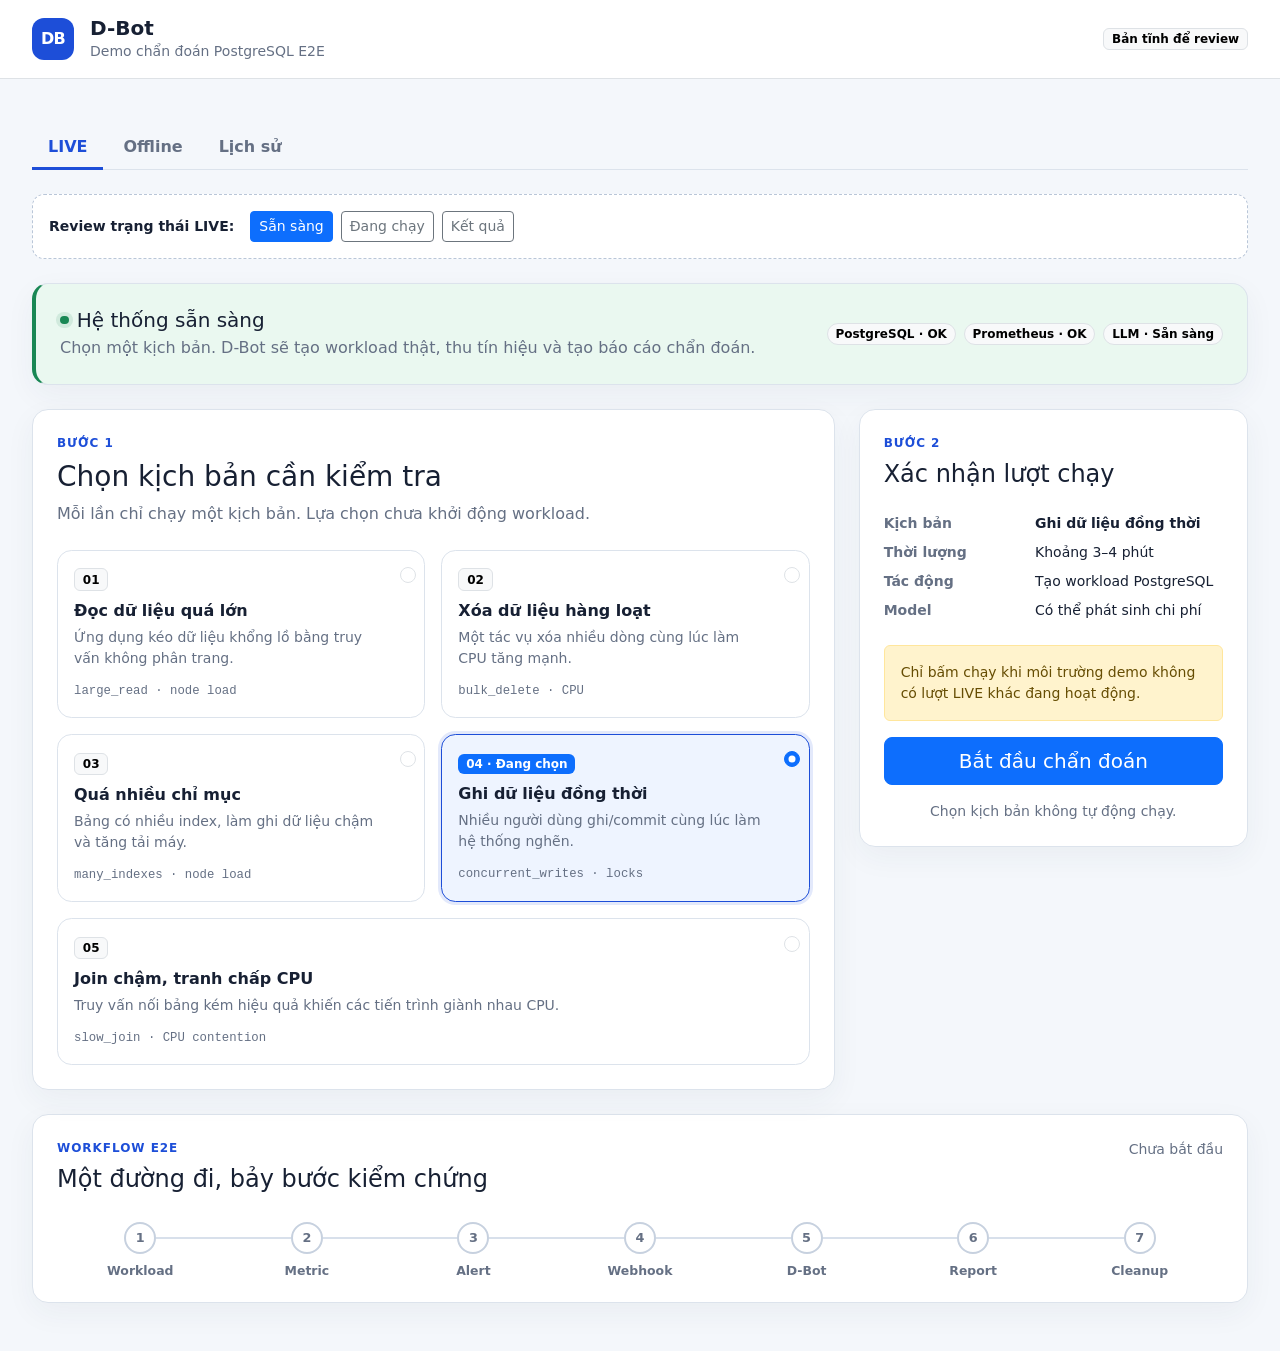
<file: docs/ui-mockups/index.html>
<!doctype html>
<html lang="vi">
<head>
  <meta charset="utf-8">
  <meta name="viewport" content="width=device-width, initial-scale=1">
  <title>D-Bot — LIVE sẵn sàng</title>
  <link href="bootstrap.min.css" rel="stylesheet">
  <link href="mockups.css" rel="stylesheet">
</head>
<body>
  <header class="bg-white border-bottom">
    <div class="container app-shell py-3 d-flex align-items-center justify-content-between gap-3">
      <div class="d-flex align-items-center gap-3">
        <div class="brand-mark" aria-hidden="true">DB</div>
        <div>
          <div class="fw-bold fs-5 lh-sm">D-Bot</div>
          <div class="small text-secondary-emphasis">Demo chẩn đoán PostgreSQL E2E</div>
        </div>
      </div>
      <span class="badge text-bg-light border">Bản tĩnh để review</span>
    </div>
  </header>

  <main class="container app-shell py-4 py-lg-5">
    <nav aria-label="Chế độ D-Bot">
      <div class="nav nav-tabs mb-4" role="tablist">
        <a class="nav-link active" href="index.html" role="tab" aria-selected="true" aria-current="page" data-testid="tab-live">LIVE</a>
        <a class="nav-link" href="offline.html" role="tab" aria-selected="false" data-testid="tab-offline">Offline</a>
        <a class="nav-link" href="history.html" role="tab" aria-selected="false" data-testid="tab-history">Lịch sử</a>
      </div>
    </nav>

    <div class="review-switcher p-3 mb-4 d-flex flex-wrap align-items-center gap-2" aria-label="Chọn trạng thái mockup LIVE">
      <span class="small fw-semibold me-2">Review trạng thái LIVE:</span>
      <a class="btn btn-primary btn-sm" href="index.html" aria-current="page">Sẵn sàng</a>
      <a class="btn btn-outline-secondary btn-sm" href="live-running.html">Đang chạy</a>
      <a class="btn btn-outline-secondary btn-sm" href="live-result.html">Kết quả</a>
    </div>

    <section class="status-strip surface p-3 p-md-4 mb-4" aria-labelledby="system-status-title" data-testid="live-status">
      <div class="d-flex flex-column flex-lg-row align-items-lg-center justify-content-between gap-3">
        <div>
          <div class="d-flex align-items-center gap-2 mb-1">
            <span class="status-dot" aria-hidden="true"></span>
            <h1 id="system-status-title" class="h5 mb-0">Hệ thống sẵn sàng</h1>
          </div>
          <p class="mb-0 text-secondary-emphasis">Chọn một kịch bản. D-Bot sẽ tạo workload thật, thu tín hiệu và tạo báo cáo chẩn đoán.</p>
        </div>
        <div class="d-flex flex-wrap gap-2" aria-label="Trạng thái thành phần">
          <span class="badge rounded-pill text-bg-light border">PostgreSQL · OK</span>
          <span class="badge rounded-pill text-bg-light border">Prometheus · OK</span>
          <span class="badge rounded-pill text-bg-light border">LLM · Sẵn sàng</span>
        </div>
      </div>
    </section>

    <div class="row g-4 align-items-start">
      <section class="col-lg-8" aria-labelledby="scenario-title">
        <div class="surface p-3 p-md-4">
          <div class="mb-4">
            <div class="eyebrow mb-2">Bước 1</div>
            <h2 id="scenario-title" class="h3 mb-2">Chọn kịch bản cần kiểm tra</h2>
            <p class="text-secondary-emphasis mb-0">Mỗi lần chỉ chạy một kịch bản. Lựa chọn chưa khởi động workload.</p>
          </div>

          <fieldset>
            <legend class="visually-hidden">Năm kịch bản PostgreSQL LIVE</legend>
            <div class="row g-3">
              <div class="col-md-6 scenario-option">
                <input class="form-check-input" type="radio" name="scenario" id="scenario-large-read" data-agent-id="scenario-large-read">
                <label class="scenario-card p-3 pe-5" for="scenario-large-read">
                  <span class="badge text-bg-light border mb-2">01</span>
                  <span class="d-block fw-bold mb-1">Đọc dữ liệu quá lớn</span>
                  <span class="d-block small text-secondary-emphasis mb-2">Ứng dụng kéo dữ liệu khổng lồ bằng truy vấn không phân trang.</span>
                  <span class="scenario-code">large_read · node load</span>
                </label>
              </div>
              <div class="col-md-6 scenario-option">
                <input class="form-check-input" type="radio" name="scenario" id="scenario-bulk-delete" data-agent-id="scenario-bulk-delete">
                <label class="scenario-card p-3 pe-5" for="scenario-bulk-delete">
                  <span class="badge text-bg-light border mb-2">02</span>
                  <span class="d-block fw-bold mb-1">Xóa dữ liệu hàng loạt</span>
                  <span class="d-block small text-secondary-emphasis mb-2">Một tác vụ xóa nhiều dòng cùng lúc làm CPU tăng mạnh.</span>
                  <span class="scenario-code">bulk_delete · CPU</span>
                </label>
              </div>
              <div class="col-md-6 scenario-option">
                <input class="form-check-input" type="radio" name="scenario" id="scenario-many-indexes" data-agent-id="scenario-many-indexes">
                <label class="scenario-card p-3 pe-5" for="scenario-many-indexes">
                  <span class="badge text-bg-light border mb-2">03</span>
                  <span class="d-block fw-bold mb-1">Quá nhiều chỉ mục</span>
                  <span class="d-block small text-secondary-emphasis mb-2">Bảng có nhiều index, làm ghi dữ liệu chậm và tăng tải máy.</span>
                  <span class="scenario-code">many_indexes · node load</span>
                </label>
              </div>
              <div class="col-md-6 scenario-option">
                <input class="form-check-input" type="radio" name="scenario" id="scenario-concurrent-writes" checked data-agent-id="scenario-concurrent-writes">
                <label class="scenario-card p-3 pe-5" for="scenario-concurrent-writes">
                  <span class="badge text-bg-primary mb-2">04 · Đang chọn</span>
                  <span class="d-block fw-bold mb-1">Ghi dữ liệu đồng thời</span>
                  <span class="d-block small text-secondary-emphasis mb-2">Nhiều người dùng ghi/commit cùng lúc làm hệ thống nghẽn.</span>
                  <span class="scenario-code">concurrent_writes · locks</span>
                </label>
              </div>
              <div class="col-12 scenario-option">
                <input class="form-check-input" type="radio" name="scenario" id="scenario-slow-join" data-agent-id="scenario-slow-join">
                <label class="scenario-card p-3 pe-5" for="scenario-slow-join">
                  <span class="badge text-bg-light border mb-2">05</span>
                  <span class="d-block fw-bold mb-1">Join chậm, tranh chấp CPU</span>
                  <span class="d-block small text-secondary-emphasis mb-2">Truy vấn nối bảng kém hiệu quả khiến các tiến trình giành nhau CPU.</span>
                  <span class="scenario-code">slow_join · CPU contention</span>
                </label>
              </div>
            </div>
          </fieldset>
        </div>
      </section>

      <aside class="col-lg-4" aria-labelledby="run-summary-title">
        <div class="surface p-3 p-md-4 position-sticky" style="top: 1rem">
          <div class="eyebrow mb-2">Bước 2</div>
          <h2 id="run-summary-title" class="h4">Xác nhận lượt chạy</h2>
          <dl class="row small mt-4 mb-3">
            <dt class="col-5 text-secondary-emphasis">Kịch bản</dt>
            <dd class="col-7 fw-semibold">Ghi dữ liệu đồng thời</dd>
            <dt class="col-5 text-secondary-emphasis">Thời lượng</dt>
            <dd class="col-7">Khoảng 3–4 phút</dd>
            <dt class="col-5 text-secondary-emphasis">Tác động</dt>
            <dd class="col-7">Tạo workload PostgreSQL</dd>
            <dt class="col-5 text-secondary-emphasis">Model</dt>
            <dd class="col-7">Có thể phát sinh chi phí</dd>
          </dl>
          <div class="alert alert-warning small" role="note">
            Chỉ bấm chạy khi môi trường demo không có lượt LIVE khác đang hoạt động.
          </div>
          <a class="btn btn-primary btn-lg w-100" href="live-running.html" data-testid="run-live" aria-label="Bắt đầu chẩn đoán LIVE: Ghi dữ liệu đồng thời">Bắt đầu chẩn đoán</a>
          <p class="small text-secondary-emphasis text-center mt-3 mb-0">Chọn kịch bản không tự động chạy.</p>
        </div>
      </aside>
    </div>

    <section class="surface p-3 p-md-4 mt-4" aria-labelledby="workflow-title" data-testid="live-workflow">
      <div class="d-flex flex-column flex-md-row justify-content-between gap-2 mb-4">
        <div>
          <div class="eyebrow mb-2">Workflow E2E</div>
          <h2 id="workflow-title" class="h4 mb-1">Một đường đi, bảy bước kiểm chứng</h2>
        </div>
        <span class="small text-secondary-emphasis">Chưa bắt đầu</span>
      </div>
      <ol class="workflow" aria-label="Các bước chẩn đoán LIVE">
        <li class="workflow-step"><span class="workflow-marker">1</span><span class="workflow-label">Workload</span></li>
        <li class="workflow-step"><span class="workflow-marker">2</span><span class="workflow-label">Metric</span></li>
        <li class="workflow-step"><span class="workflow-marker">3</span><span class="workflow-label">Alert</span></li>
        <li class="workflow-step"><span class="workflow-marker">4</span><span class="workflow-label">Webhook</span></li>
        <li class="workflow-step"><span class="workflow-marker">5</span><span class="workflow-label">D-Bot</span></li>
        <li class="workflow-step"><span class="workflow-marker">6</span><span class="workflow-label">Report</span></li>
        <li class="workflow-step"><span class="workflow-marker">7</span><span class="workflow-label">Cleanup</span></li>
      </ol>
    </section>
  </main>
</body>
</html>
</file>
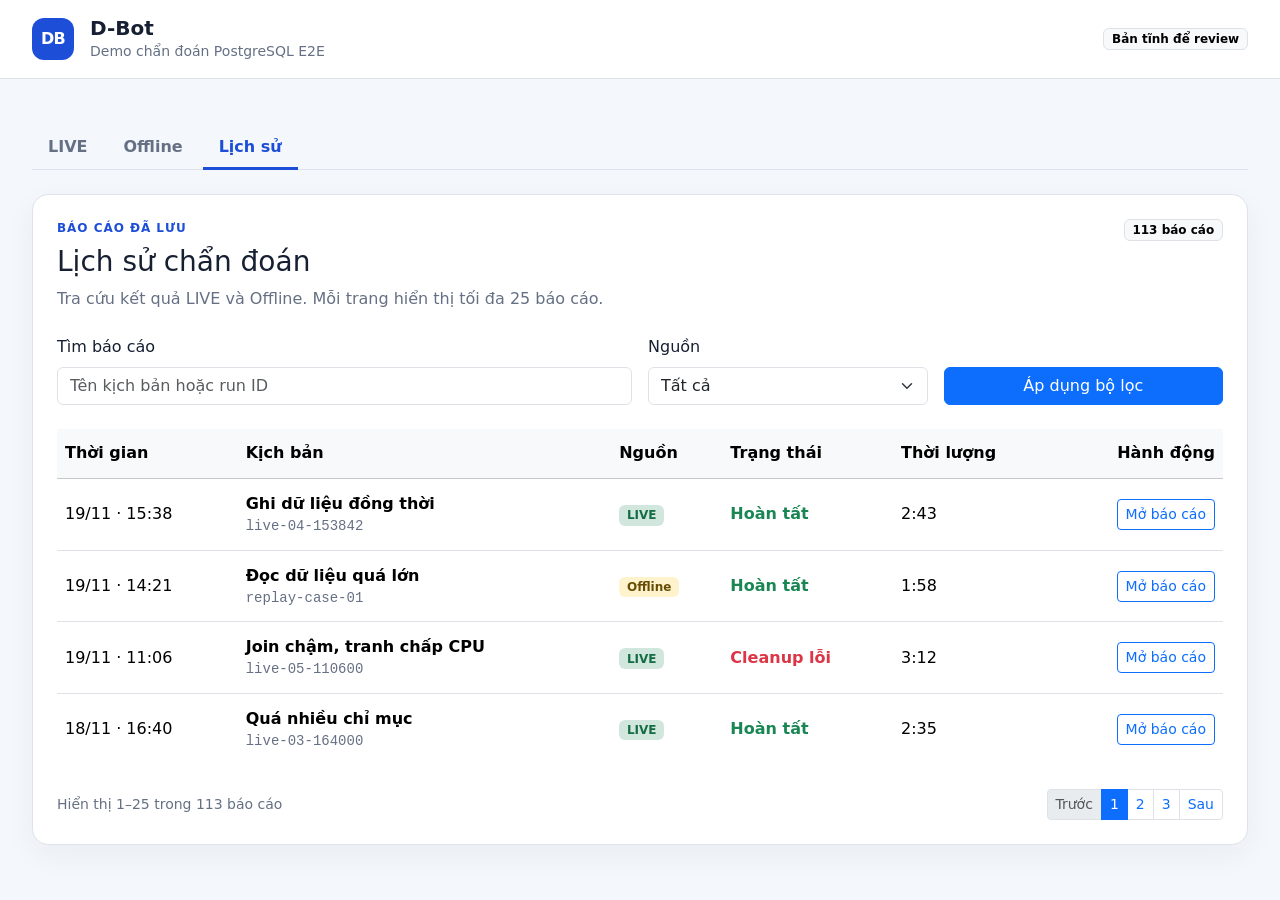
<file: docs/ui-mockups/history.html>
<!doctype html>
<html lang="vi">
<head>
  <meta charset="utf-8"><meta name="viewport" content="width=device-width, initial-scale=1"><title>D-Bot — Lịch sử báo cáo</title>
  <link href="bootstrap.min.css" rel="stylesheet"><link href="mockups.css" rel="stylesheet">
</head>
<body>
  <header class="bg-white border-bottom"><div class="container app-shell py-3 d-flex align-items-center justify-content-between gap-3"><div class="d-flex align-items-center gap-3"><div class="brand-mark" aria-hidden="true">DB</div><div><div class="fw-bold fs-5 lh-sm">D-Bot</div><div class="small text-secondary-emphasis">Demo chẩn đoán PostgreSQL E2E</div></div></div><span class="badge text-bg-light border">Bản tĩnh để review</span></div></header>
  <main class="container app-shell py-4 py-lg-5">
    <nav aria-label="Chế độ D-Bot"><div class="nav nav-tabs mb-4" role="tablist"><a class="nav-link" href="index.html" role="tab" aria-selected="false" data-testid="tab-live">LIVE</a><a class="nav-link" href="offline.html" role="tab" aria-selected="false" data-testid="tab-offline">Offline</a><a class="nav-link active" href="history.html" role="tab" aria-selected="true" aria-current="page" data-testid="tab-history">Lịch sử</a></div></nav>

    <section class="surface p-3 p-md-4" aria-labelledby="history-title">
      <div class="d-flex flex-column flex-lg-row justify-content-between gap-3 mb-4"><div><div class="eyebrow mb-2">Báo cáo đã lưu</div><h1 id="history-title" class="h3 mb-2">Lịch sử chẩn đoán</h1><p class="text-secondary-emphasis mb-0">Tra cứu kết quả LIVE và Offline. Mỗi trang hiển thị tối đa 25 báo cáo.</p></div><span class="badge text-bg-light border align-self-start">113 báo cáo</span></div>

      <form class="row g-3 mb-4" aria-label="Bộ lọc lịch sử">
        <div class="col-lg-6"><label class="form-label" for="history-search">Tìm báo cáo</label><input id="history-search" class="form-control" type="search" placeholder="Tên kịch bản hoặc run ID"></div>
        <div class="col-sm-6 col-lg-3"><label class="form-label" for="source-filter">Nguồn</label><select id="source-filter" class="form-select"><option>Tất cả</option><option>LIVE</option><option>Offline</option></select></div>
        <div class="col-sm-6 col-lg-3 d-flex align-items-end"><button class="btn btn-primary w-100" type="submit">Áp dụng bộ lọc</button></div>
      </form>

      <div class="table-responsive">
        <table class="table table-hover align-middle mb-0">
          <caption class="visually-hidden">Danh sách báo cáo chẩn đoán D-Bot</caption>
          <thead class="table-light"><tr><th scope="col">Thời gian</th><th scope="col">Kịch bản</th><th scope="col">Nguồn</th><th scope="col">Trạng thái</th><th scope="col">Thời lượng</th><th scope="col" class="text-end">Hành động</th></tr></thead>
          <tbody>
            <tr><td><time datetime="2026-11-19T15:38:42+07:00">19/11 · 15:38</time></td><td><strong>Ghi dữ liệu đồng thời</strong><div class="small text-secondary-emphasis font-monospace">live-04-153842</div></td><td><span class="badge source-live">LIVE</span></td><td><span class="text-success fw-semibold">Hoàn tất</span></td><td>2:43</td><td class="text-end"><a class="btn btn-sm btn-outline-primary" href="live-result.html" aria-label="Mở báo cáo Ghi dữ liệu đồng thời lúc 15:38">Mở báo cáo</a></td></tr>
            <tr><td><time datetime="2026-11-19T14:21:00+07:00">19/11 · 14:21</time></td><td><strong>Đọc dữ liệu quá lớn</strong><div class="small text-secondary-emphasis font-monospace">replay-case-01</div></td><td><span class="badge source-offline">Offline</span></td><td><span class="text-success fw-semibold">Hoàn tất</span></td><td>1:58</td><td class="text-end"><button class="btn btn-sm btn-outline-primary" type="button" aria-label="Mở báo cáo Đọc dữ liệu quá lớn lúc 14:21">Mở báo cáo</button></td></tr>
            <tr><td><time datetime="2026-11-19T11:06:00+07:00">19/11 · 11:06</time></td><td><strong>Join chậm, tranh chấp CPU</strong><div class="small text-secondary-emphasis font-monospace">live-05-110600</div></td><td><span class="badge source-live">LIVE</span></td><td><span class="text-danger fw-semibold">Cleanup lỗi</span></td><td>3:12</td><td class="text-end"><button class="btn btn-sm btn-outline-primary" type="button" aria-label="Mở báo cáo Join chậm lúc 11:06">Mở báo cáo</button></td></tr>
            <tr><td><time datetime="2026-11-18T16:40:00+07:00">18/11 · 16:40</time></td><td><strong>Quá nhiều chỉ mục</strong><div class="small text-secondary-emphasis font-monospace">live-03-164000</div></td><td><span class="badge source-live">LIVE</span></td><td><span class="text-success fw-semibold">Hoàn tất</span></td><td>2:35</td><td class="text-end"><button class="btn btn-sm btn-outline-primary" type="button" aria-label="Mở báo cáo Quá nhiều chỉ mục lúc 16:40">Mở báo cáo</button></td></tr>
          </tbody>
        </table>
      </div>

      <nav class="d-flex flex-column flex-sm-row align-items-sm-center justify-content-between gap-3 mt-4" aria-label="Phân trang lịch sử"><span class="small text-secondary-emphasis">Hiển thị 1–25 trong 113 báo cáo</span><ul class="pagination pagination-sm mb-0"><li class="page-item disabled"><span class="page-link">Trước</span></li><li class="page-item active" aria-current="page"><span class="page-link">1</span></li><li class="page-item"><button class="page-link" type="button">2</button></li><li class="page-item"><button class="page-link" type="button">3</button></li><li class="page-item"><button class="page-link" type="button">Sau</button></li></ul></nav>
    </section>
  </main>
</body>
</html>
</file>
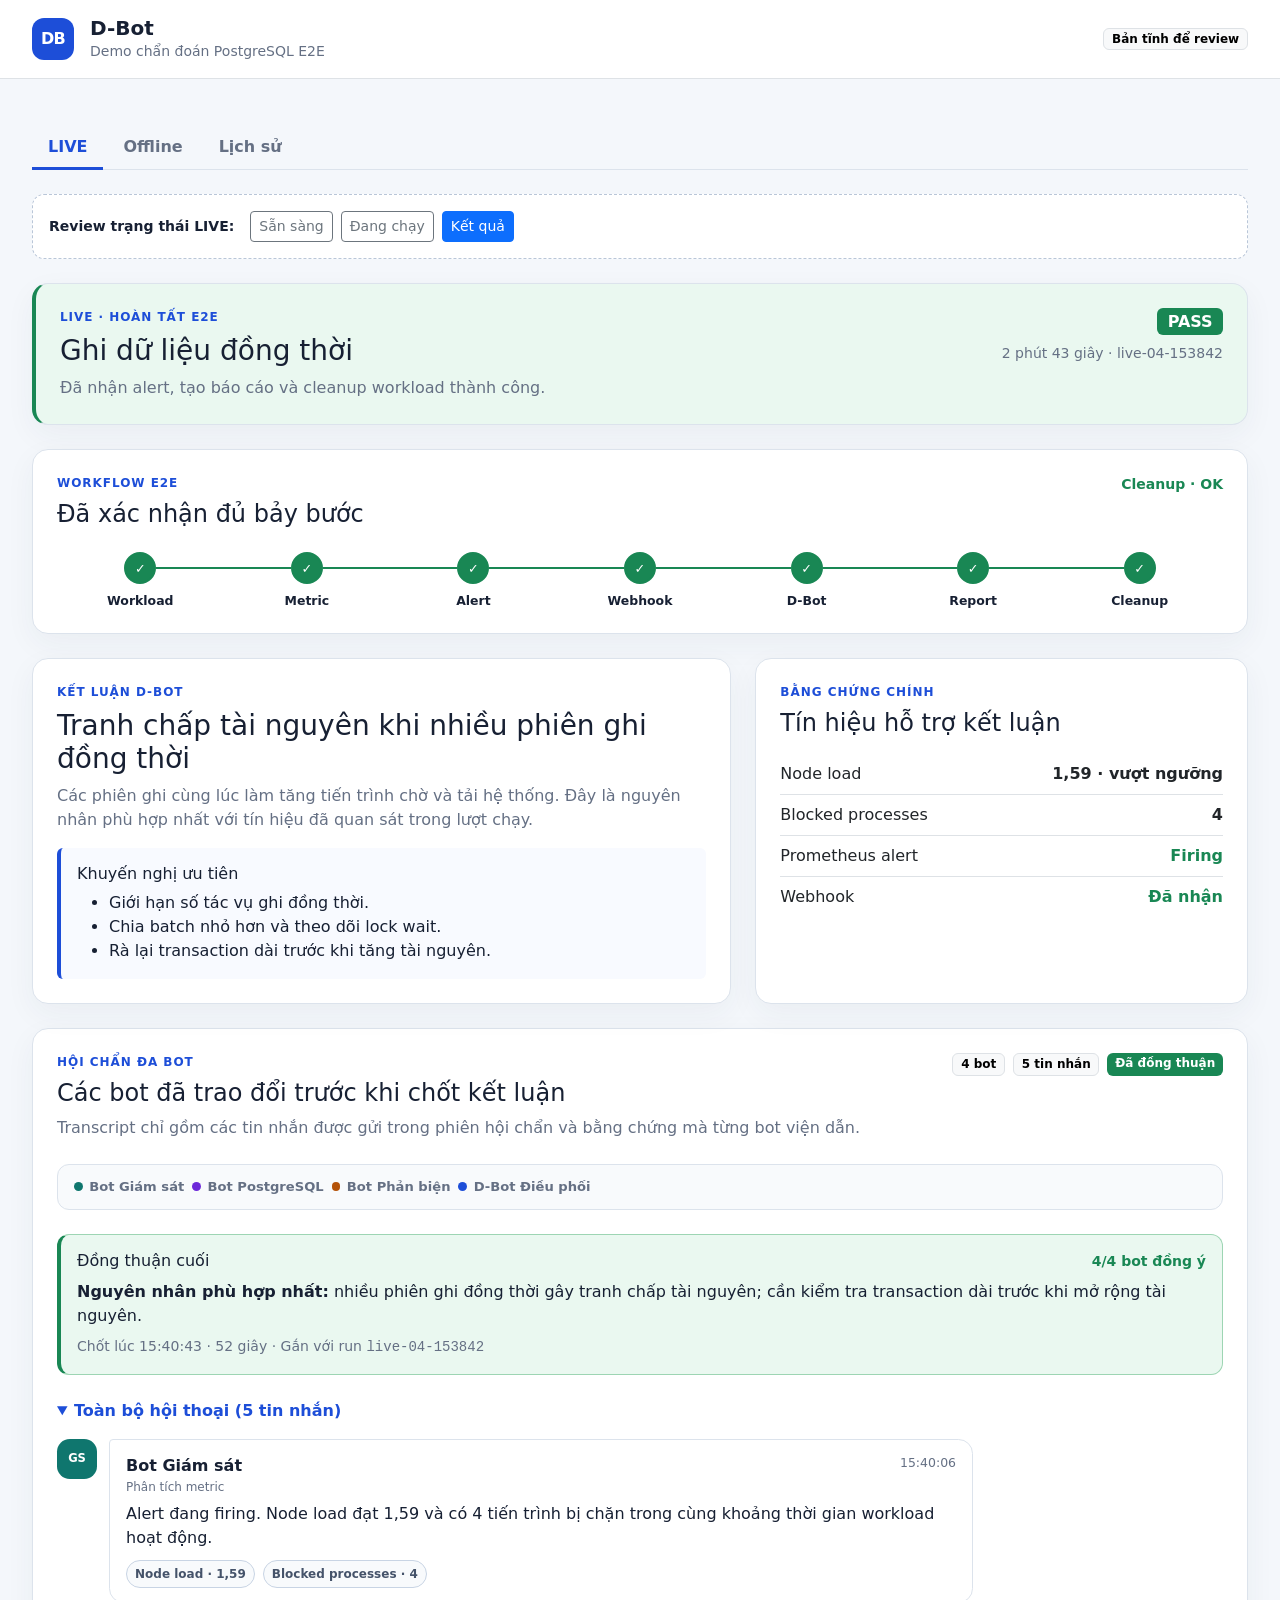
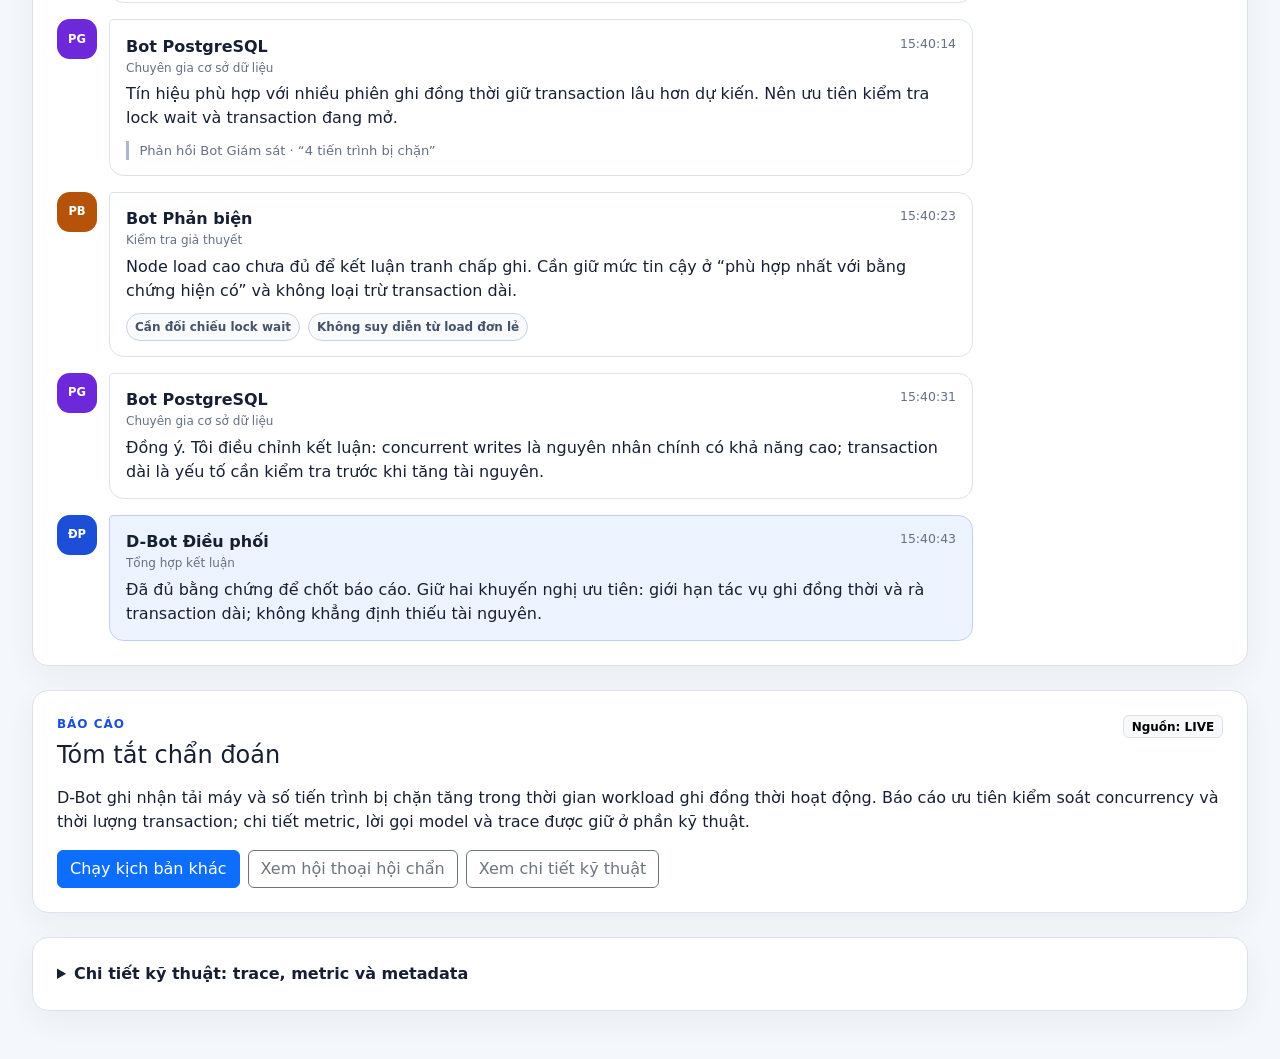
<file: docs/ui-mockups/live-result.html>
<!doctype html>
<html lang="vi">
<head>
  <meta charset="utf-8">
  <meta name="viewport" content="width=device-width, initial-scale=1">
  <title>D-Bot — Kết quả LIVE</title>
  <link href="bootstrap.min.css" rel="stylesheet">
  <link href="mockups.css" rel="stylesheet">
</head>
<body>
  <header class="bg-white border-bottom">
    <div class="container app-shell py-3 d-flex align-items-center justify-content-between gap-3">
      <div class="d-flex align-items-center gap-3"><div class="brand-mark" aria-hidden="true">DB</div><div><div class="fw-bold fs-5 lh-sm">D-Bot</div><div class="small text-secondary-emphasis">Demo chẩn đoán PostgreSQL E2E</div></div></div>
      <span class="badge text-bg-light border">Bản tĩnh để review</span>
    </div>
  </header>

  <main class="container app-shell py-4 py-lg-5">
    <nav aria-label="Chế độ D-Bot"><div class="nav nav-tabs mb-4" role="tablist"><a class="nav-link active" href="index.html" role="tab" aria-selected="true" data-testid="tab-live">LIVE</a><a class="nav-link" href="offline.html" role="tab" aria-selected="false" data-testid="tab-offline">Offline</a><a class="nav-link" href="history.html" role="tab" aria-selected="false" data-testid="tab-history">Lịch sử</a></div></nav>

    <div class="review-switcher p-3 mb-4 d-flex flex-wrap align-items-center gap-2"><span class="small fw-semibold me-2">Review trạng thái LIVE:</span><a class="btn btn-outline-secondary btn-sm" href="index.html">Sẵn sàng</a><a class="btn btn-outline-secondary btn-sm" href="live-running.html">Đang chạy</a><a class="btn btn-primary btn-sm" href="live-result.html" aria-current="page">Kết quả</a></div>

    <section class="status-strip surface p-3 p-md-4 mb-4" aria-labelledby="result-title" data-testid="live-result">
      <div class="d-flex flex-column flex-lg-row justify-content-between gap-3">
        <div><div class="eyebrow mb-2">LIVE · Hoàn tất E2E</div><h1 id="result-title" class="h3 mb-2">Ghi dữ liệu đồng thời</h1><p class="mb-0 text-secondary-emphasis">Đã nhận alert, tạo báo cáo và cleanup workload thành công.</p></div>
        <div class="text-lg-end"><span class="badge text-bg-success fs-6 mb-2">PASS</span><div class="small text-secondary-emphasis">2 phút 43 giây · live-04-153842</div></div>
      </div>
    </section>

    <section class="surface p-3 p-md-4 mb-4" aria-labelledby="workflow-title" data-testid="live-workflow">
      <div class="d-flex justify-content-between gap-2 mb-4"><div><div class="eyebrow mb-2">Workflow E2E</div><h2 id="workflow-title" class="h4 mb-0">Đã xác nhận đủ bảy bước</h2></div><span class="small text-success fw-semibold">Cleanup · OK</span></div>
      <ol class="workflow" aria-label="Các bước chẩn đoán LIVE đã hoàn tất">
        <li class="workflow-step is-complete"><span class="workflow-marker">✓</span><span class="workflow-label">Workload</span></li><li class="workflow-step is-complete"><span class="workflow-marker">✓</span><span class="workflow-label">Metric</span></li><li class="workflow-step is-complete"><span class="workflow-marker">✓</span><span class="workflow-label">Alert</span></li><li class="workflow-step is-complete"><span class="workflow-marker">✓</span><span class="workflow-label">Webhook</span></li><li class="workflow-step is-complete"><span class="workflow-marker">✓</span><span class="workflow-label">D-Bot</span></li><li class="workflow-step is-complete"><span class="workflow-marker">✓</span><span class="workflow-label">Report</span></li><li class="workflow-step is-complete"><span class="workflow-marker">✓</span><span class="workflow-label">Cleanup</span></li>
      </ol>
    </section>

    <div class="row g-4">
      <section class="col-lg-7" aria-labelledby="diagnosis-title">
        <div class="surface p-3 p-md-4 h-100">
          <div class="eyebrow mb-2">Kết luận D-Bot</div>
          <h2 id="diagnosis-title" class="h3">Tranh chấp tài nguyên khi nhiều phiên ghi đồng thời</h2>
          <p class="text-secondary-emphasis">Các phiên ghi cùng lúc làm tăng tiến trình chờ và tải hệ thống. Đây là nguyên nhân phù hợp nhất với tín hiệu đã quan sát trong lượt chạy.</p>
          <div class="report-panel rounded p-3">
            <h3 class="h6">Khuyến nghị ưu tiên</h3>
            <ul class="mb-0"><li>Giới hạn số tác vụ ghi đồng thời.</li><li>Chia batch nhỏ hơn và theo dõi lock wait.</li><li>Rà lại transaction dài trước khi tăng tài nguyên.</li></ul>
          </div>
        </div>
      </section>
      <section class="col-lg-5" aria-labelledby="evidence-title">
        <div class="surface p-3 p-md-4 h-100">
          <div class="eyebrow mb-2">Bằng chứng chính</div>
          <h2 id="evidence-title" class="h4">Tín hiệu hỗ trợ kết luận</h2>
          <div class="list-group list-group-flush mt-3">
            <div class="list-group-item px-0 d-flex justify-content-between gap-3"><span>Node load</span><strong>1,59 · vượt ngưỡng</strong></div>
            <div class="list-group-item px-0 d-flex justify-content-between gap-3"><span>Blocked processes</span><strong>4</strong></div>
            <div class="list-group-item px-0 d-flex justify-content-between gap-3"><span>Prometheus alert</span><strong class="text-success">Firing</strong></div>
            <div class="list-group-item px-0 d-flex justify-content-between gap-3"><span>Webhook</span><strong class="text-success">Đã nhận</strong></div>
          </div>
        </div>
      </section>
    </div>

    <section id="consultation-chat" class="surface consultation-panel p-3 p-md-4 mt-4" aria-labelledby="consultation-title" data-testid="consultation-summary">
      <div class="d-flex flex-column flex-lg-row justify-content-between gap-3 mb-4">
        <div>
          <div class="eyebrow mb-2">Hội chẩn đa bot</div>
          <h2 id="consultation-title" class="h4 mb-2">Các bot đã trao đổi trước khi chốt kết luận</h2>
          <p class="text-secondary-emphasis mb-0">Transcript chỉ gồm các tin nhắn được gửi trong phiên hội chẩn và bằng chứng mà từng bot viện dẫn.</p>
        </div>
        <div class="consultation-meta align-self-lg-start" aria-label="Thông tin phiên hội chẩn">
          <span class="badge text-bg-light border">4 bot</span>
          <span class="badge text-bg-light border">5 tin nhắn</span>
          <span class="badge text-bg-success">Đã đồng thuận</span>
        </div>
      </div>

      <div class="participant-list mb-4" aria-label="Bot tham gia hội chẩn">
        <span><span class="participant-dot bot-observer" aria-hidden="true"></span>Bot Giám sát</span>
        <span><span class="participant-dot bot-postgres" aria-hidden="true"></span>Bot PostgreSQL</span>
        <span><span class="participant-dot bot-reviewer" aria-hidden="true"></span>Bot Phản biện</span>
        <span><span class="participant-dot bot-coordinator" aria-hidden="true"></span>D-Bot Điều phối</span>
      </div>

      <aside class="consensus-card mb-4" aria-labelledby="consensus-title" data-testid="consultation-consensus">
        <div class="d-flex flex-column flex-md-row justify-content-between gap-2 mb-2"><h3 id="consensus-title" class="h6 mb-0">Đồng thuận cuối</h3><span class="small text-success fw-semibold">4/4 bot đồng ý</span></div>
        <p class="mb-2"><strong>Nguyên nhân phù hợp nhất:</strong> nhiều phiên ghi đồng thời gây tranh chấp tài nguyên; cần kiểm tra transaction dài trước khi mở rộng tài nguyên.</p>
        <div class="small text-secondary-emphasis">Chốt lúc 15:40:43 · 52 giây · Gắn với run <span class="font-monospace">live-04-153842</span></div>
      </aside>

      <details class="consultation-transcript" open data-testid="consultation-transcript">
        <summary>Toàn bộ hội thoại (5 tin nhắn)</summary>
      <ol class="chat-thread mt-3" aria-label="Hội thoại giữa các bot">
        <li class="chat-message" data-message-id="msg-01" data-bot-id="observer">
          <div class="bot-avatar bot-observer" aria-hidden="true">GS</div>
          <article class="chat-bubble" aria-labelledby="message-1-author">
            <header class="chat-message-head"><div><strong id="message-1-author">Bot Giám sát</strong><span class="bot-role">Phân tích metric</span></div><time datetime="2026-11-19T15:40:06+07:00">15:40:06</time></header>
            <p>Alert đang firing. Node load đạt 1,59 và có 4 tiến trình bị chặn trong cùng khoảng thời gian workload hoạt động.</p>
            <div class="evidence-chips" aria-label="Bằng chứng được viện dẫn"><span>Node load · 1,59</span><span>Blocked processes · 4</span></div>
          </article>
        </li>
        <li class="chat-message" data-message-id="msg-02" data-bot-id="postgres">
          <div class="bot-avatar bot-postgres" aria-hidden="true">PG</div>
          <article class="chat-bubble" aria-labelledby="message-2-author">
            <header class="chat-message-head"><div><strong id="message-2-author">Bot PostgreSQL</strong><span class="bot-role">Chuyên gia cơ sở dữ liệu</span></div><time datetime="2026-11-19T15:40:14+07:00">15:40:14</time></header>
            <p>Tín hiệu phù hợp với nhiều phiên ghi đồng thời giữ transaction lâu hơn dự kiến. Nên ưu tiên kiểm tra lock wait và transaction đang mở.</p>
            <div class="reply-context">Phản hồi Bot Giám sát · “4 tiến trình bị chặn”</div>
          </article>
        </li>
        <li class="chat-message" data-message-id="msg-03" data-bot-id="reviewer">
          <div class="bot-avatar bot-reviewer" aria-hidden="true">PB</div>
          <article class="chat-bubble" aria-labelledby="message-3-author">
            <header class="chat-message-head"><div><strong id="message-3-author">Bot Phản biện</strong><span class="bot-role">Kiểm tra giả thuyết</span></div><time datetime="2026-11-19T15:40:23+07:00">15:40:23</time></header>
            <p>Node load cao chưa đủ để kết luận tranh chấp ghi. Cần giữ mức tin cậy ở “phù hợp nhất với bằng chứng hiện có” và không loại trừ transaction dài.</p>
            <div class="evidence-chips" aria-label="Điểm cần kiểm tra"><span>Cần đối chiếu lock wait</span><span>Không suy diễn từ load đơn lẻ</span></div>
          </article>
        </li>
        <li class="chat-message" data-message-id="msg-04" data-bot-id="postgres">
          <div class="bot-avatar bot-postgres" aria-hidden="true">PG</div>
          <article class="chat-bubble" aria-labelledby="message-4-author">
            <header class="chat-message-head"><div><strong id="message-4-author">Bot PostgreSQL</strong><span class="bot-role">Chuyên gia cơ sở dữ liệu</span></div><time datetime="2026-11-19T15:40:31+07:00">15:40:31</time></header>
            <p>Đồng ý. Tôi điều chỉnh kết luận: concurrent writes là nguyên nhân chính có khả năng cao; transaction dài là yếu tố cần kiểm tra trước khi tăng tài nguyên.</p>
          </article>
        </li>
        <li class="chat-message is-coordinator" data-message-id="msg-05" data-bot-id="coordinator">
          <div class="bot-avatar bot-coordinator" aria-hidden="true">ĐP</div>
          <article class="chat-bubble" aria-labelledby="message-5-author">
            <header class="chat-message-head"><div><strong id="message-5-author">D-Bot Điều phối</strong><span class="bot-role">Tổng hợp kết luận</span></div><time datetime="2026-11-19T15:40:43+07:00">15:40:43</time></header>
            <p>Đã đủ bằng chứng để chốt báo cáo. Giữ hai khuyến nghị ưu tiên: giới hạn tác vụ ghi đồng thời và rà transaction dài; không khẳng định thiếu tài nguyên.</p>
          </article>
        </li>
      </ol>
      </details>
    </section>

    <section class="surface p-3 p-md-4 mt-4" aria-labelledby="report-title">
      <div class="d-flex flex-column flex-md-row justify-content-between gap-3 mb-3"><div><div class="eyebrow mb-2">Báo cáo</div><h2 id="report-title" class="h4 mb-0">Tóm tắt chẩn đoán</h2></div><span class="badge text-bg-light border align-self-start">Nguồn: LIVE</span></div>
      <p>D-Bot ghi nhận tải máy và số tiến trình bị chặn tăng trong thời gian workload ghi đồng thời hoạt động. Báo cáo ưu tiên kiểm soát concurrency và thời lượng transaction; chi tiết metric, lời gọi model và trace được giữ ở phần kỹ thuật.</p>
      <div class="d-flex flex-wrap gap-2"><a class="btn btn-primary" href="index.html">Chạy kịch bản khác</a><a class="btn btn-outline-secondary" href="#consultation-chat">Xem hội thoại hội chẩn</a><a class="btn btn-outline-secondary" href="#technical-details">Xem chi tiết kỹ thuật</a></div>
    </section>

    <details id="technical-details" class="surface technical-details p-3 p-md-4 mt-4" data-testid="technical-details">
      <summary>Chi tiết kỹ thuật: trace, metric và metadata</summary>
      <div class="row g-3"><div class="col-md-6"><h3 class="h6">Điều kiện E2E</h3><ul class="small mb-0"><li>Signal observed: true</li><li>Alert firing: true</li><li>Webhook received: true</li><li>Diagnosis return code: 0</li><li>Report present: true</li><li>Cleanup: ok</li></ul></div><div class="col-md-6"><h3 class="h6">Metadata</h3><dl class="row small mb-0"><dt class="col-5">Scenario</dt><dd class="col-7">concurrent_writes</dd><dt class="col-5">Nguồn</dt><dd class="col-7">LIVE</dd><dt class="col-5">Thời lượng</dt><dd class="col-7">2:43</dd></dl></div></div>
    </details>
  </main>
</body>
</html>
</file>
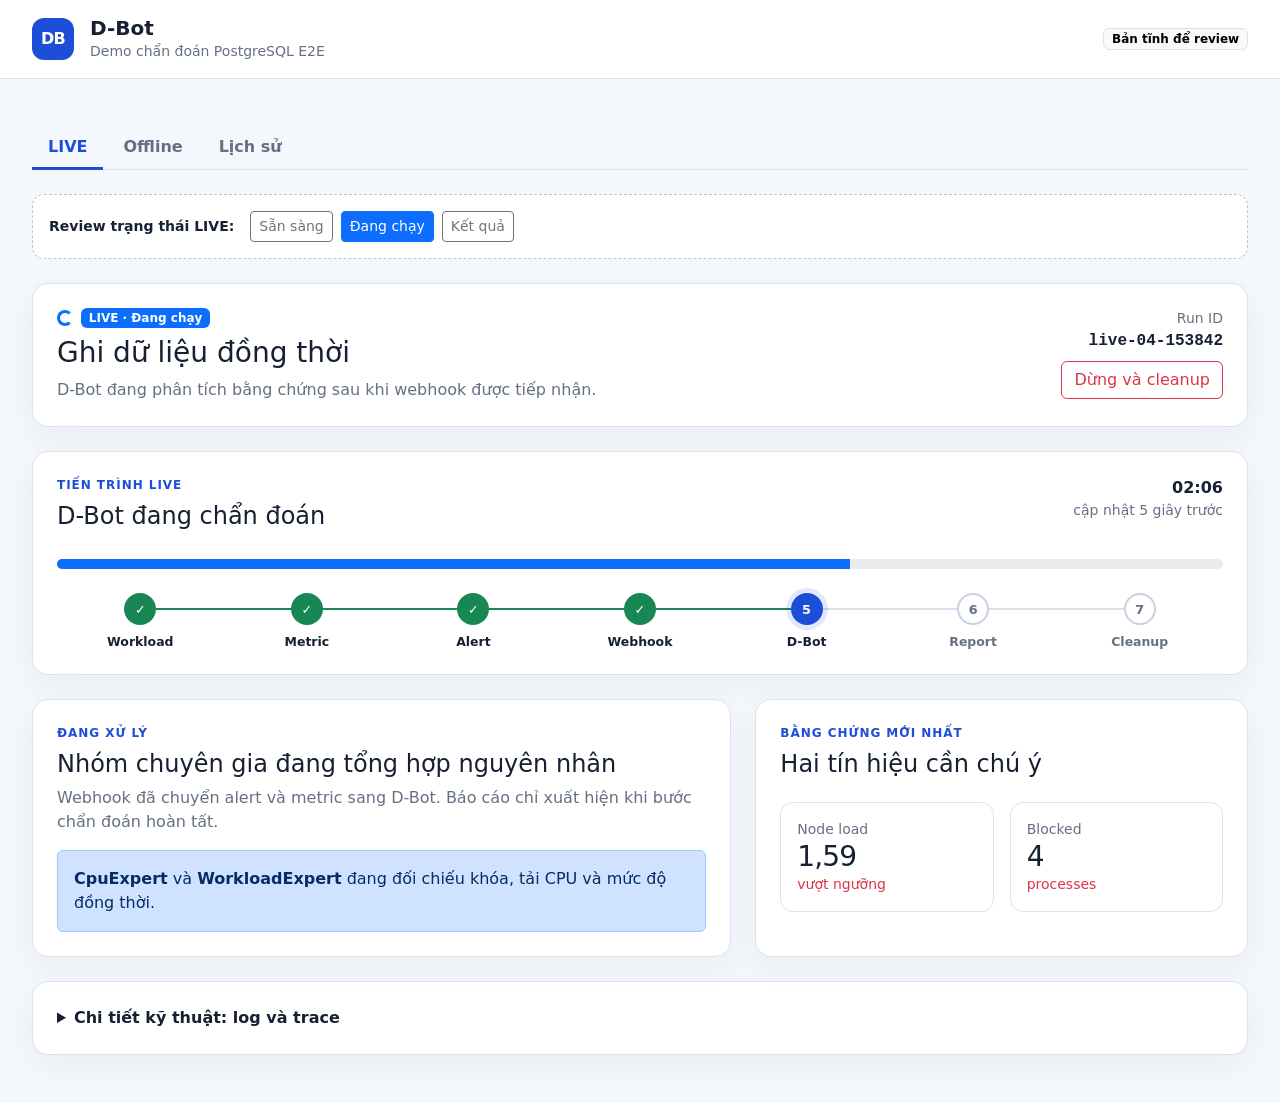
<file: docs/ui-mockups/live-running.html>
<!doctype html>
<html lang="vi">
<head>
  <meta charset="utf-8">
  <meta name="viewport" content="width=device-width, initial-scale=1">
  <title>D-Bot — LIVE đang chạy</title>
  <link href="bootstrap.min.css" rel="stylesheet">
  <link href="mockups.css" rel="stylesheet">
</head>
<body>
  <header class="bg-white border-bottom">
    <div class="container app-shell py-3 d-flex align-items-center justify-content-between gap-3">
      <div class="d-flex align-items-center gap-3">
        <div class="brand-mark" aria-hidden="true">DB</div>
        <div><div class="fw-bold fs-5 lh-sm">D-Bot</div><div class="small text-secondary-emphasis">Demo chẩn đoán PostgreSQL E2E</div></div>
      </div>
      <span class="badge text-bg-light border">Bản tĩnh để review</span>
    </div>
  </header>

  <main class="container app-shell py-4 py-lg-5">
    <nav aria-label="Chế độ D-Bot">
      <div class="nav nav-tabs mb-4" role="tablist">
        <a class="nav-link active" href="index.html" role="tab" aria-selected="true" data-testid="tab-live">LIVE</a>
        <a class="nav-link" href="offline.html" role="tab" aria-selected="false" data-testid="tab-offline">Offline</a>
        <a class="nav-link" href="history.html" role="tab" aria-selected="false" data-testid="tab-history">Lịch sử</a>
      </div>
    </nav>

    <div class="review-switcher p-3 mb-4 d-flex flex-wrap align-items-center gap-2">
      <span class="small fw-semibold me-2">Review trạng thái LIVE:</span>
      <a class="btn btn-outline-secondary btn-sm" href="index.html">Sẵn sàng</a>
      <a class="btn btn-primary btn-sm" href="live-running.html" aria-current="page">Đang chạy</a>
      <a class="btn btn-outline-secondary btn-sm" href="live-result.html">Kết quả</a>
    </div>

    <section class="surface p-3 p-md-4 mb-4" aria-labelledby="run-title" data-testid="live-status" aria-busy="true">
      <div class="d-flex flex-column flex-lg-row justify-content-between gap-3">
        <div>
          <div class="d-flex align-items-center gap-2 mb-2">
            <span class="spinner-border spinner-border-sm text-primary" aria-hidden="true"></span>
            <span class="badge text-bg-primary">LIVE · Đang chạy</span>
          </div>
          <h1 id="run-title" class="h3 mb-2">Ghi dữ liệu đồng thời</h1>
          <p class="text-secondary-emphasis mb-0">D-Bot đang phân tích bằng chứng sau khi webhook được tiếp nhận.</p>
        </div>
        <div class="text-lg-end">
          <div class="small text-secondary-emphasis">Run ID</div>
          <div class="font-monospace fw-semibold mb-2" data-testid="live-run-id">live-04-153842</div>
          <button class="btn btn-outline-danger" type="button" data-testid="stop-live">Dừng và cleanup</button>
        </div>
      </div>
    </section>

    <section class="surface p-3 p-md-4 mb-4" aria-labelledby="workflow-title" data-testid="live-workflow">
      <div class="d-flex flex-column flex-md-row justify-content-between gap-2 mb-4">
        <div><div class="eyebrow mb-2">Tiến trình LIVE</div><h2 id="workflow-title" class="h4 mb-1">D-Bot đang chẩn đoán</h2></div>
        <div class="text-md-end"><strong>02:06</strong><div class="small text-secondary-emphasis">cập nhật 5 giây trước</div></div>
      </div>
      <div class="progress mb-4" role="progressbar" aria-label="Tiến độ workflow LIVE" aria-valuenow="68" aria-valuemin="0" aria-valuemax="100" style="height: 0.65rem">
        <div class="progress-bar" style="width: 68%"></div>
      </div>
      <ol class="workflow" aria-label="Các bước chẩn đoán LIVE">
        <li class="workflow-step is-complete"><span class="workflow-marker">✓</span><span class="workflow-label">Workload</span></li>
        <li class="workflow-step is-complete"><span class="workflow-marker">✓</span><span class="workflow-label">Metric</span></li>
        <li class="workflow-step is-complete"><span class="workflow-marker">✓</span><span class="workflow-label">Alert</span></li>
        <li class="workflow-step is-complete"><span class="workflow-marker">✓</span><span class="workflow-label">Webhook</span></li>
        <li class="workflow-step is-current" aria-current="step"><span class="workflow-marker">5</span><span class="workflow-label">D-Bot</span></li>
        <li class="workflow-step"><span class="workflow-marker">6</span><span class="workflow-label">Report</span></li>
        <li class="workflow-step"><span class="workflow-marker">7</span><span class="workflow-label">Cleanup</span></li>
      </ol>
    </section>

    <div class="row g-4">
      <section class="col-lg-7" aria-labelledby="current-status-title">
        <div class="surface p-3 p-md-4 h-100">
          <div class="eyebrow mb-2">Đang xử lý</div>
          <h2 id="current-status-title" class="h4">Nhóm chuyên gia đang tổng hợp nguyên nhân</h2>
          <p class="text-secondary-emphasis">Webhook đã chuyển alert và metric sang D-Bot. Báo cáo chỉ xuất hiện khi bước chẩn đoán hoàn tất.</p>
          <div class="alert alert-primary mb-0" role="status">
            <strong>CpuExpert</strong> và <strong>WorkloadExpert</strong> đang đối chiếu khóa, tải CPU và mức độ đồng thời.
          </div>
        </div>
      </section>
      <section class="col-lg-5" aria-labelledby="evidence-title">
        <div class="surface p-3 p-md-4 h-100">
          <div class="eyebrow mb-2">Bằng chứng mới nhất</div>
          <h2 id="evidence-title" class="h4">Hai tín hiệu cần chú ý</h2>
          <div class="row g-3 mt-1">
            <div class="col-6"><div class="metric-card p-3"><div class="small text-secondary-emphasis">Node load</div><div class="metric-value h3 mb-0">1,59</div><div class="small text-danger">vượt ngưỡng</div></div></div>
            <div class="col-6"><div class="metric-card p-3"><div class="small text-secondary-emphasis">Blocked</div><div class="metric-value h3 mb-0">4</div><div class="small text-danger">processes</div></div></div>
          </div>
        </div>
      </section>
    </div>

    <details class="surface technical-details p-3 p-md-4 mt-4" data-testid="technical-details">
      <summary>Chi tiết kỹ thuật: log và trace</summary>
      <pre class="technical-code p-3 mb-0">[01:52] Webhook received: concurrent_writes
[01:57] D-Bot selected experts: CpuExpert, WorkloadExpert
[02:06] Diagnosis in progress...</pre>
    </details>
  </main>
</body>
</html>
</file>
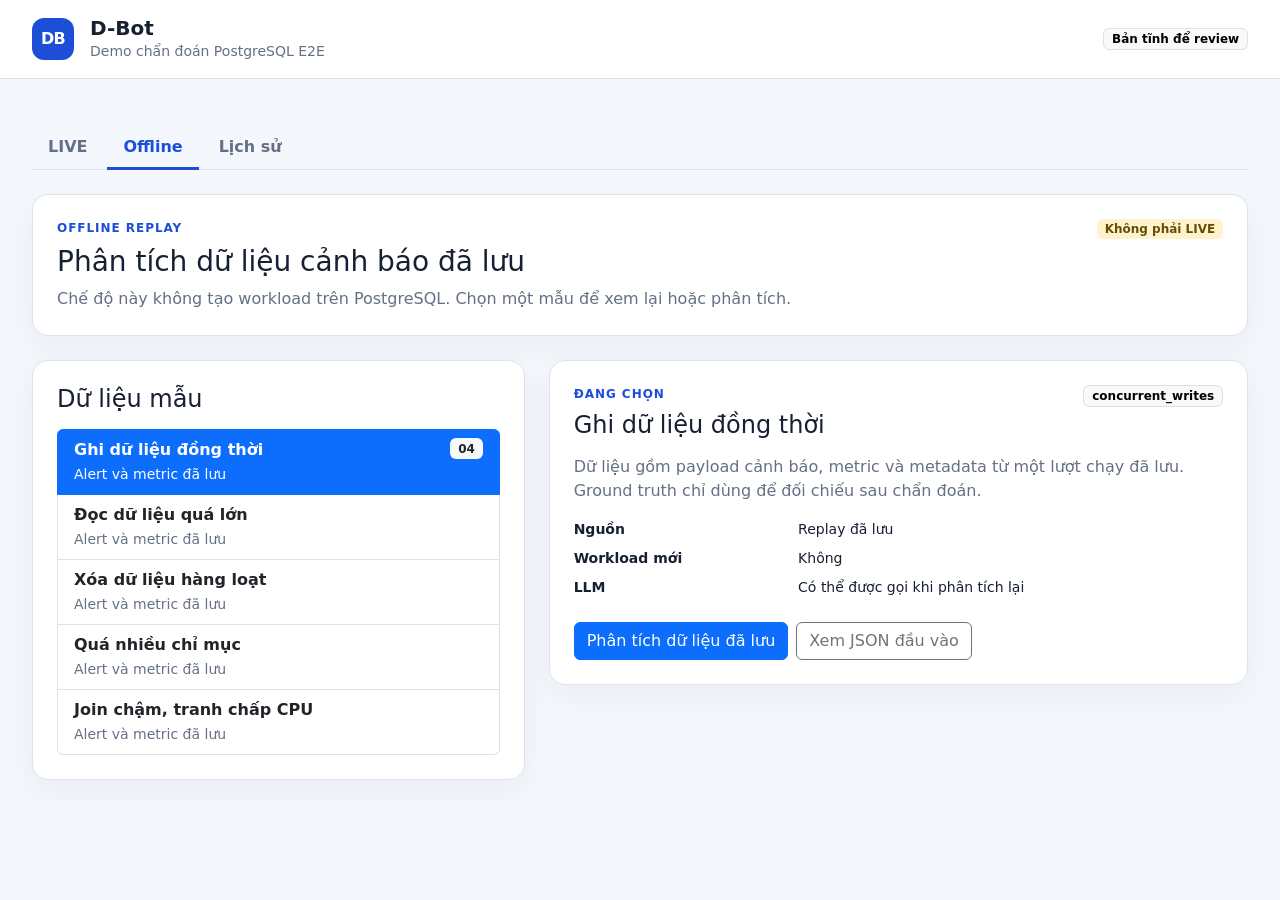
<file: docs/ui-mockups/offline.html>
<!doctype html>
<html lang="vi">
<head>
  <meta charset="utf-8"><meta name="viewport" content="width=device-width, initial-scale=1"><title>D-Bot — Offline replay</title>
  <link href="bootstrap.min.css" rel="stylesheet"><link href="mockups.css" rel="stylesheet">
</head>
<body>
  <header class="bg-white border-bottom"><div class="container app-shell py-3 d-flex align-items-center justify-content-between gap-3"><div class="d-flex align-items-center gap-3"><div class="brand-mark" aria-hidden="true">DB</div><div><div class="fw-bold fs-5 lh-sm">D-Bot</div><div class="small text-secondary-emphasis">Demo chẩn đoán PostgreSQL E2E</div></div></div><span class="badge text-bg-light border">Bản tĩnh để review</span></div></header>
  <main class="container app-shell py-4 py-lg-5">
    <nav aria-label="Chế độ D-Bot"><div class="nav nav-tabs mb-4" role="tablist"><a class="nav-link" href="index.html" role="tab" aria-selected="false" data-testid="tab-live">LIVE</a><a class="nav-link active" href="offline.html" role="tab" aria-selected="true" aria-current="page" data-testid="tab-offline">Offline</a><a class="nav-link" href="history.html" role="tab" aria-selected="false" data-testid="tab-history">Lịch sử</a></div></nav>

    <section class="surface p-3 p-md-4 mb-4" aria-labelledby="offline-title">
      <div class="d-flex flex-column flex-lg-row justify-content-between gap-3"><div><div class="eyebrow mb-2">Offline replay</div><h1 id="offline-title" class="h3 mb-2">Phân tích dữ liệu cảnh báo đã lưu</h1><p class="text-secondary-emphasis mb-0">Chế độ này không tạo workload trên PostgreSQL. Chọn một mẫu để xem lại hoặc phân tích.</p></div><span class="badge source-offline align-self-start">Không phải LIVE</span></div>
    </section>

    <div class="row g-4 align-items-start">
      <section class="col-lg-5" aria-labelledby="replay-list-title">
        <div class="surface p-3 p-md-4"><h2 id="replay-list-title" class="h4 mb-3">Dữ liệu mẫu</h2><div class="list-group">
          <button class="list-group-item list-group-item-action d-flex justify-content-between align-items-start active" type="button" aria-current="true" data-agent-id="offline-concurrent-writes"><span><strong class="d-block">Ghi dữ liệu đồng thời</strong><small>Alert và metric đã lưu</small></span><span class="badge text-bg-light text-dark">04</span></button>
          <button class="list-group-item list-group-item-action" type="button"><strong class="d-block">Đọc dữ liệu quá lớn</strong><small class="text-secondary-emphasis">Alert và metric đã lưu</small></button>
          <button class="list-group-item list-group-item-action" type="button"><strong class="d-block">Xóa dữ liệu hàng loạt</strong><small class="text-secondary-emphasis">Alert và metric đã lưu</small></button>
          <button class="list-group-item list-group-item-action" type="button"><strong class="d-block">Quá nhiều chỉ mục</strong><small class="text-secondary-emphasis">Alert và metric đã lưu</small></button>
          <button class="list-group-item list-group-item-action" type="button"><strong class="d-block">Join chậm, tranh chấp CPU</strong><small class="text-secondary-emphasis">Alert và metric đã lưu</small></button>
        </div></div>
      </section>
      <section class="col-lg-7" aria-labelledby="replay-summary-title">
        <div class="surface p-3 p-md-4">
          <div class="d-flex justify-content-between gap-3 mb-3"><div><div class="eyebrow mb-2">Đang chọn</div><h2 id="replay-summary-title" class="h4 mb-0">Ghi dữ liệu đồng thời</h2></div><span class="badge text-bg-light border align-self-start">concurrent_writes</span></div>
          <p class="text-secondary-emphasis">Dữ liệu gồm payload cảnh báo, metric và metadata từ một lượt chạy đã lưu. Ground truth chỉ dùng để đối chiếu sau chẩn đoán.</p>
          <dl class="row small"><dt class="col-4">Nguồn</dt><dd class="col-8">Replay đã lưu</dd><dt class="col-4">Workload mới</dt><dd class="col-8">Không</dd><dt class="col-4">LLM</dt><dd class="col-8">Có thể được gọi khi phân tích lại</dd></dl>
          <div class="d-flex flex-wrap gap-2"><button class="btn btn-primary" type="button" data-testid="offline-run-button">Phân tích dữ liệu đã lưu</button><button class="btn btn-outline-secondary" type="button">Xem JSON đầu vào</button></div>
        </div>
      </section>
    </div>
  </main>
</body>
</html>
</file>
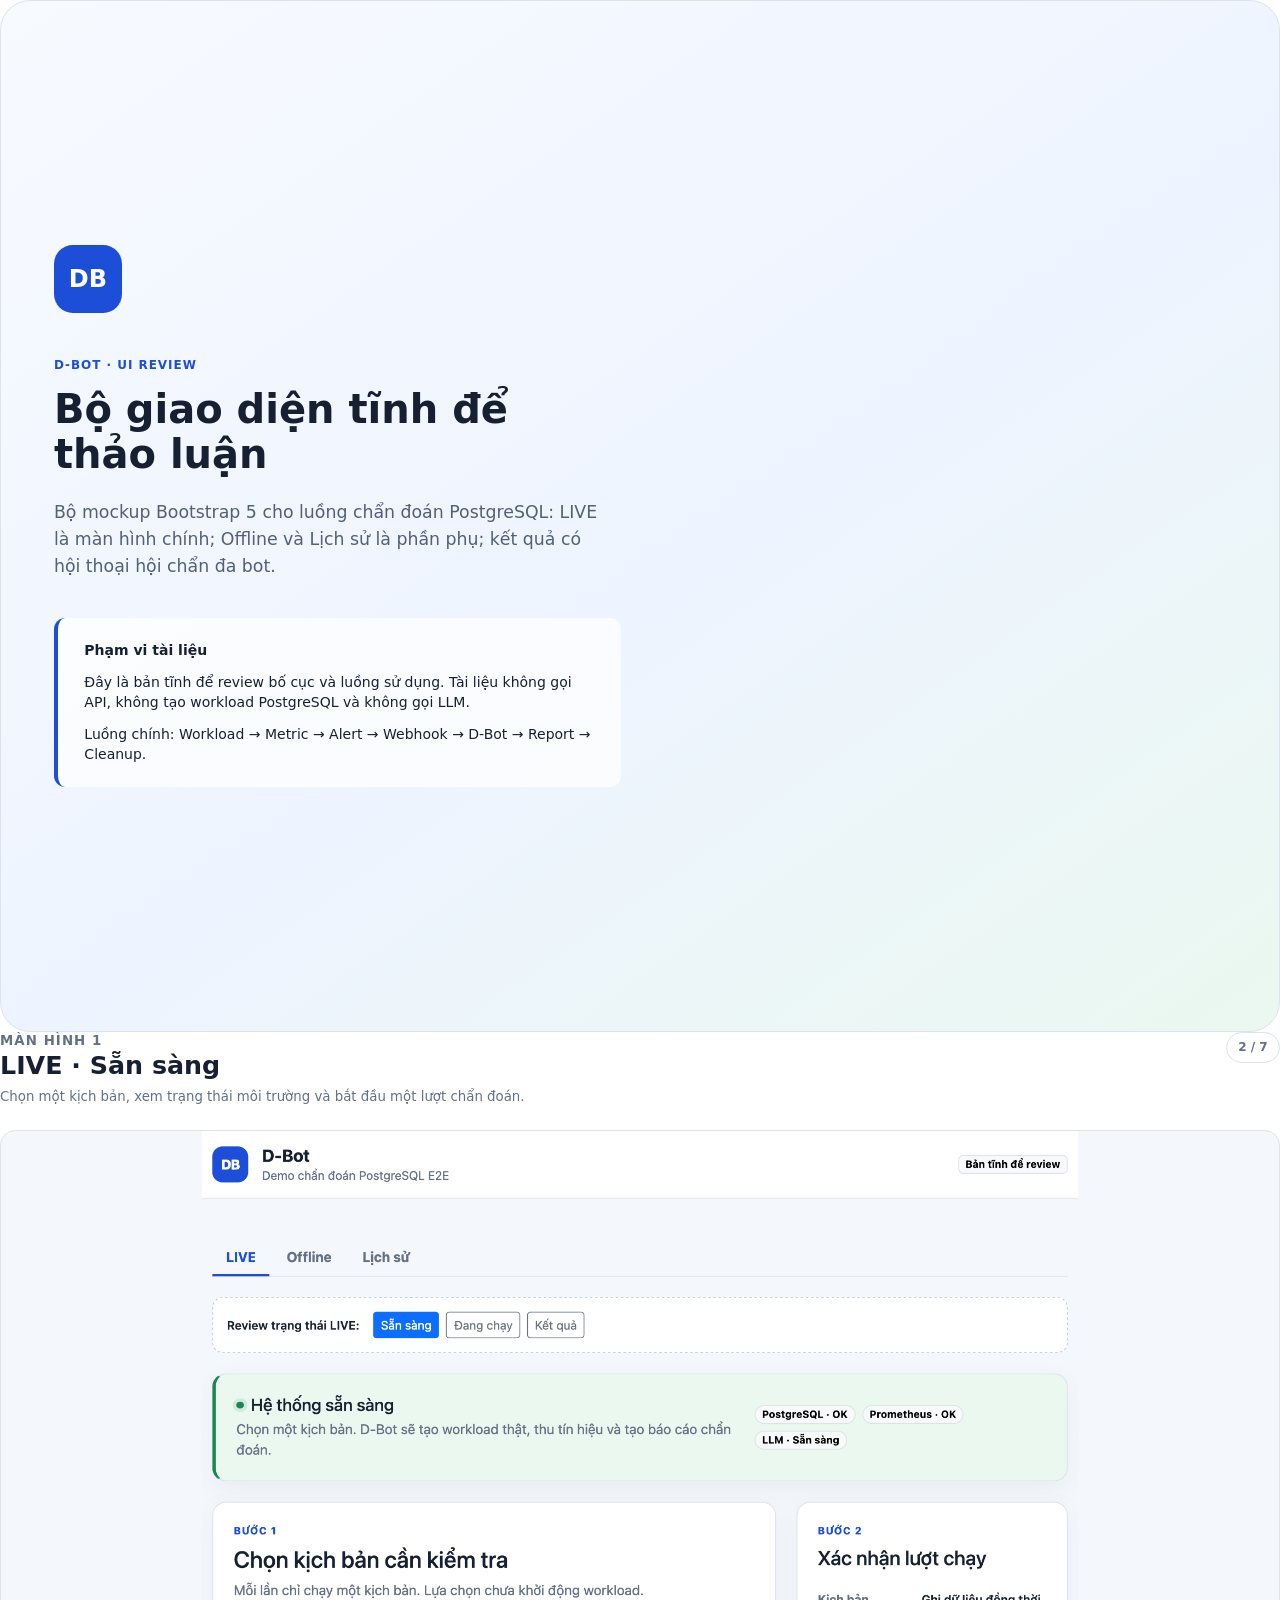
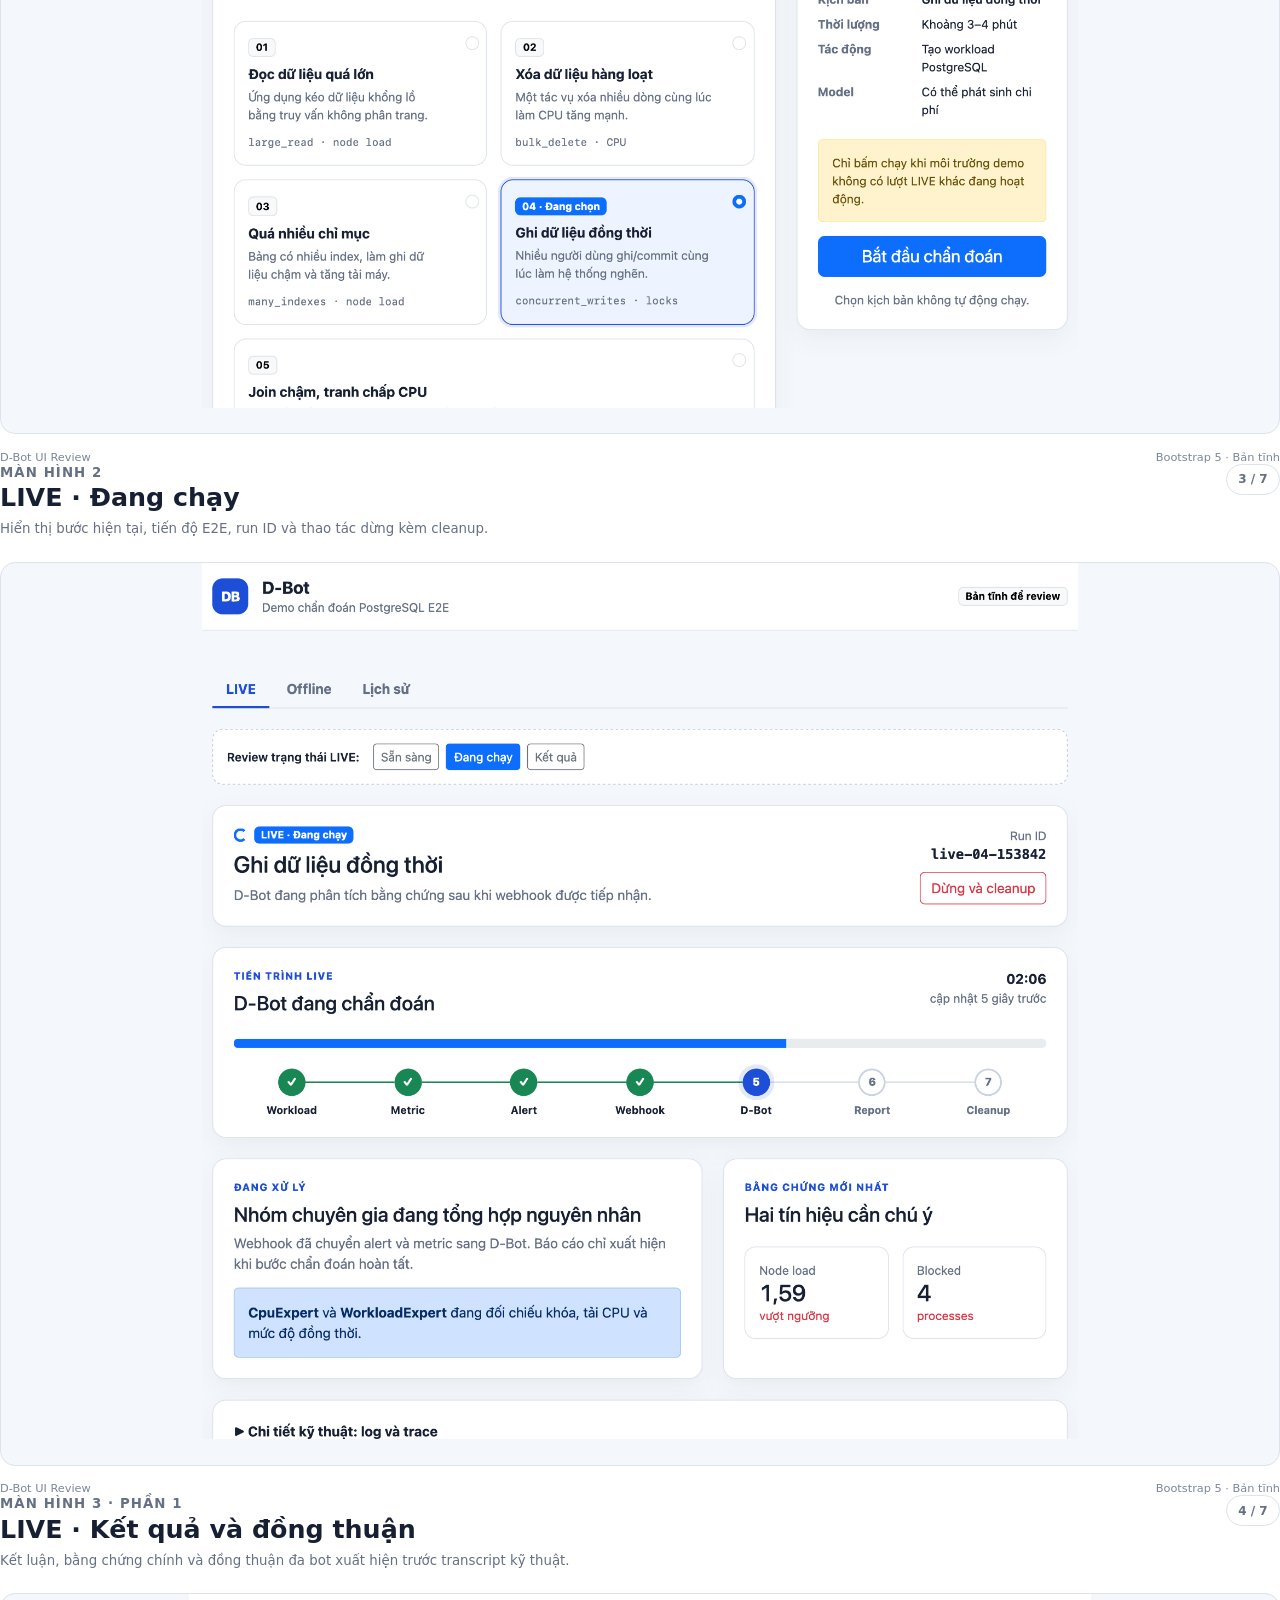
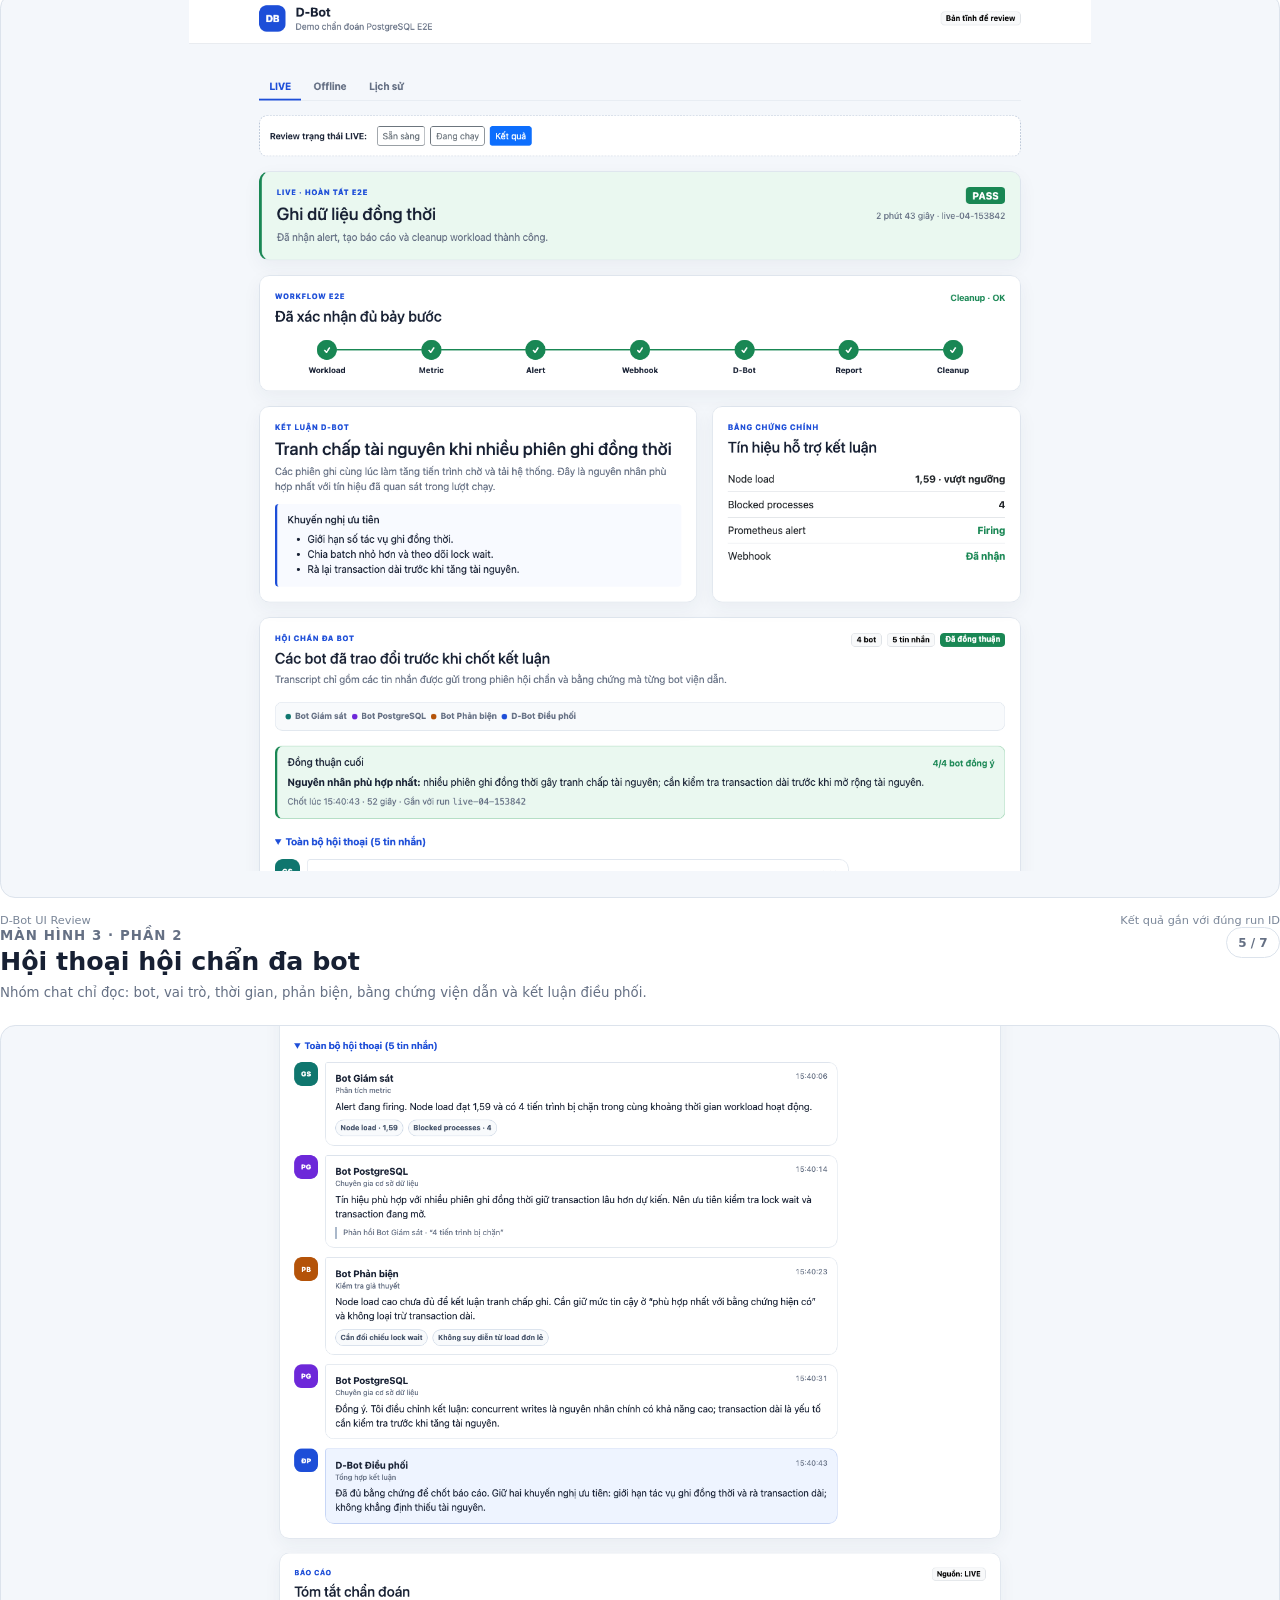
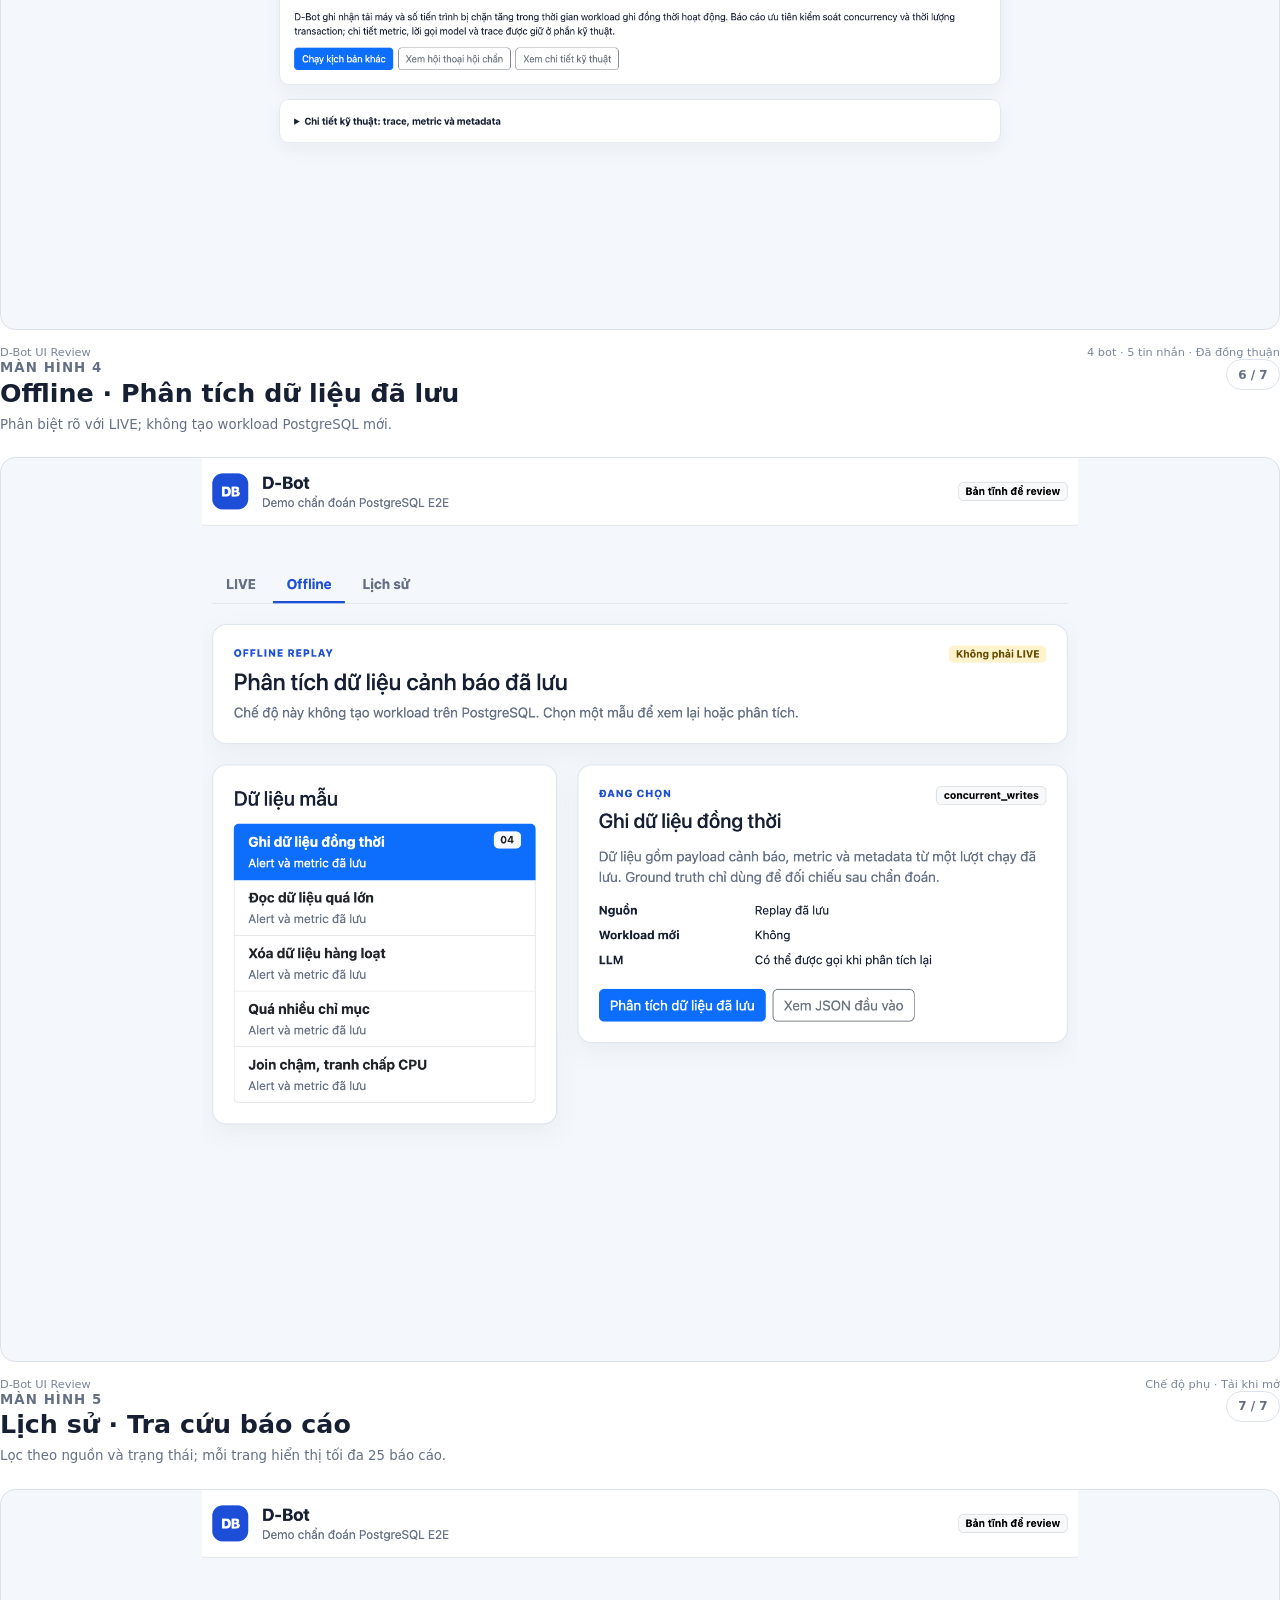
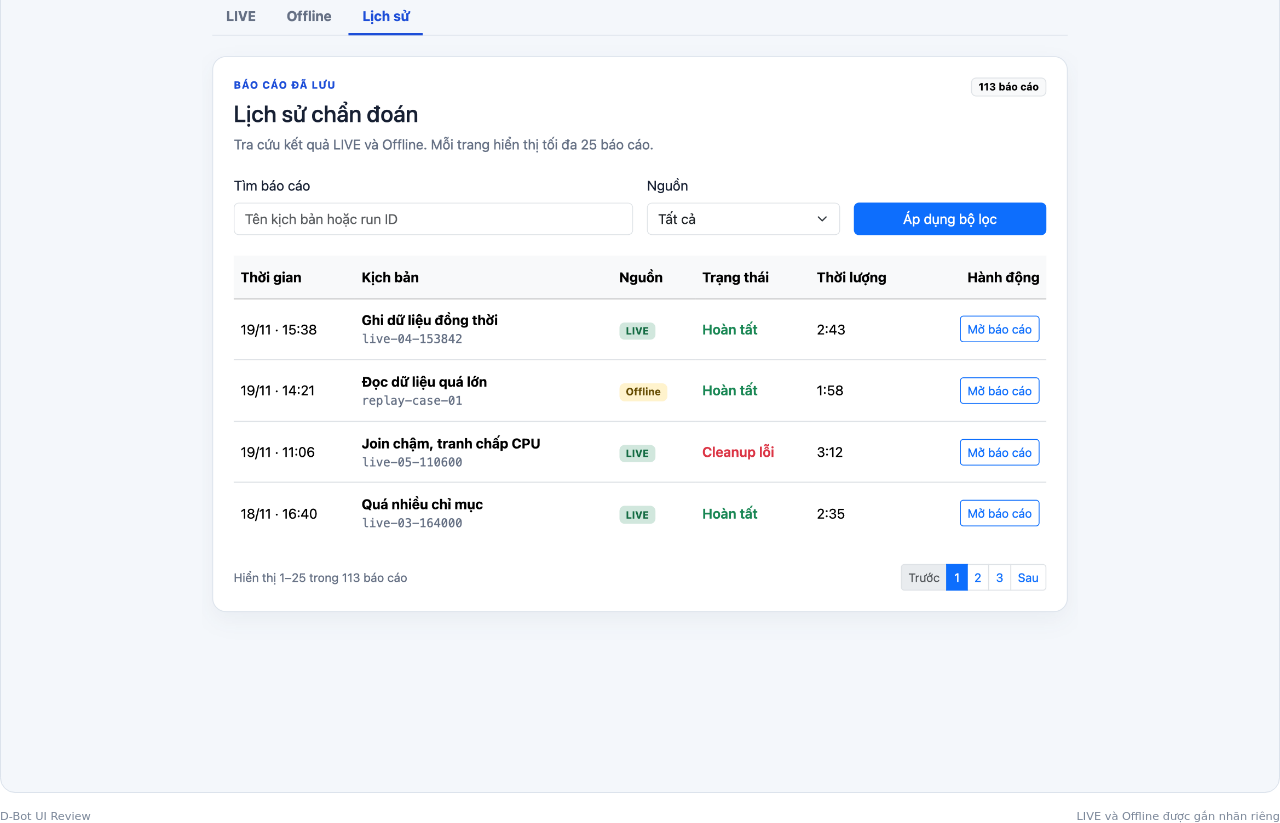
<file: docs/ui-mockups/review-booklet.html>
<!doctype html>
<html lang="vi">
<head>
  <meta charset="utf-8">
  <meta name="viewport" content="width=device-width, initial-scale=1">
  <title>D-Bot — Bộ giao diện tĩnh để thảo luận</title>
  <style>
    @page {
      size: A4 portrait;
      margin: 12mm;
    }

    * {
      box-sizing: border-box;
      -webkit-print-color-adjust: exact;
      print-color-adjust: exact;
    }

    html,
    body {
      margin: 0;
      color: #172033;
      background: #fff;
      font-family: Inter, ui-sans-serif, system-ui, -apple-system, BlinkMacSystemFont, "Segoe UI", sans-serif;
    }

    .page {
      display: flex;
      min-height: 273mm;
      flex-direction: column;
      break-after: page;
      page-break-after: always;
    }

    .page:last-child {
      break-after: auto;
      page-break-after: auto;
    }

    .cover {
      justify-content: center;
      padding: 14mm;
      border: 1px solid #dce3ec;
      border-radius: 8mm;
      background: linear-gradient(145deg, #f7faff 0%, #eef4ff 55%, #eaf8f0 100%);
    }

    .brand {
      display: inline-grid;
      width: 18mm;
      height: 18mm;
      margin-bottom: 12mm;
      place-items: center;
      border-radius: 5mm;
      background: #1d4ed8;
      color: #fff;
      font-size: 18pt;
      font-weight: 800;
    }

    .eyebrow {
      margin: 0 0 4mm;
      color: #1d4ed8;
      font-size: 9pt;
      font-weight: 800;
      letter-spacing: 0.08em;
      text-transform: uppercase;
    }

    h1 {
      max-width: 150mm;
      margin: 0 0 6mm;
      font-size: 30pt;
      line-height: 1.12;
    }

    .lead {
      max-width: 145mm;
      margin: 0 0 10mm;
      color: #526078;
      font-size: 13pt;
      line-height: 1.55;
    }

    .scope {
      display: grid;
      max-width: 150mm;
      gap: 3mm;
      margin: 0;
      padding: 6mm 7mm;
      border-left: 4px solid #1d4ed8;
      border-radius: 3mm;
      background: rgba(255, 255, 255, 0.76);
      font-size: 10.5pt;
      line-height: 1.45;
    }

    .page-head {
      display: flex;
      align-items: flex-start;
      justify-content: space-between;
      gap: 8mm;
      margin-bottom: 6mm;
    }

    .page-head h2 {
      margin: 0 0 2mm;
      font-size: 19pt;
      line-height: 1.2;
    }

    .page-head p {
      margin: 0;
      color: #657084;
      font-size: 10pt;
      line-height: 1.4;
    }

    .page-number {
      flex: 0 0 auto;
      padding: 2mm 3mm;
      border: 1px solid #dce3ec;
      border-radius: 99px;
      color: #657084;
      font-size: 9pt;
      font-weight: 700;
    }

    .screen-frame {
      display: grid;
      flex: 1;
      min-height: 0;
      place-items: start center;
      overflow: hidden;
      border: 1px solid #dce3ec;
      border-radius: 4mm;
      background: #f4f7fb;
    }

    .screen-frame img {
      display: block;
      width: 100%;
      height: auto;
      max-height: 232mm;
      object-fit: contain;
      object-position: top center;
    }

    .page-foot {
      display: flex;
      justify-content: space-between;
      gap: 8mm;
      margin-top: 4mm;
      color: #7b8799;
      font-size: 8.5pt;
    }
  </style>
</head>
<body>
  <section class="page cover">
    <div class="brand" aria-hidden="true">DB</div>
    <p class="eyebrow">D-Bot · UI review</p>
    <h1>Bộ giao diện tĩnh để thảo luận</h1>
    <p class="lead">Bộ mockup Bootstrap 5 cho luồng chẩn đoán PostgreSQL: LIVE là màn hình chính; Offline và Lịch sử là phần phụ; kết quả có hội thoại hội chẩn đa bot.</p>
    <div class="scope">
      <strong>Phạm vi tài liệu</strong>
      <span>Đây là bản tĩnh để review bố cục và luồng sử dụng. Tài liệu không gọi API, không tạo workload PostgreSQL và không gọi LLM.</span>
      <span>Luồng chính: Workload → Metric → Alert → Webhook → D-Bot → Report → Cleanup.</span>
    </div>
  </section>

  <section class="page">
    <header class="page-head">
      <div><p class="eyebrow">Màn hình 1</p><h2>LIVE · Sẵn sàng</h2><p>Chọn một kịch bản, xem trạng thái môi trường và bắt đầu một lượt chẩn đoán.</p></div>
      <span class="page-number">2 / 7</span>
    </header>
    <div class="screen-frame"><img src="screenshots/live-ready.png" alt="Màn hình LIVE sẵn sàng"></div>
    <footer class="page-foot"><span>D-Bot UI Review</span><span>Bootstrap 5 · Bản tĩnh</span></footer>
  </section>

  <section class="page">
    <header class="page-head">
      <div><p class="eyebrow">Màn hình 2</p><h2>LIVE · Đang chạy</h2><p>Hiển thị bước hiện tại, tiến độ E2E, run ID và thao tác dừng kèm cleanup.</p></div>
      <span class="page-number">3 / 7</span>
    </header>
    <div class="screen-frame"><img src="screenshots/live-running.png" alt="Màn hình LIVE đang chạy"></div>
    <footer class="page-foot"><span>D-Bot UI Review</span><span>Bootstrap 5 · Bản tĩnh</span></footer>
  </section>

  <section class="page">
    <header class="page-head">
      <div><p class="eyebrow">Màn hình 3 · Phần 1</p><h2>LIVE · Kết quả và đồng thuận</h2><p>Kết luận, bằng chứng chính và đồng thuận đa bot xuất hiện trước transcript kỹ thuật.</p></div>
      <span class="page-number">4 / 7</span>
    </header>
    <div class="screen-frame"><img src="review-assets/live-result-top.png" alt="Phần trên màn hình kết quả LIVE"></div>
    <footer class="page-foot"><span>D-Bot UI Review</span><span>Kết quả gắn với đúng run ID</span></footer>
  </section>

  <section class="page">
    <header class="page-head">
      <div><p class="eyebrow">Màn hình 3 · Phần 2</p><h2>Hội thoại hội chẩn đa bot</h2><p>Nhóm chat chỉ đọc: bot, vai trò, thời gian, phản biện, bằng chứng viện dẫn và kết luận điều phối.</p></div>
      <span class="page-number">5 / 7</span>
    </header>
    <div class="screen-frame"><img src="review-assets/live-result-bottom.png" alt="Hội thoại hội chẩn đa bot và báo cáo"></div>
    <footer class="page-foot"><span>D-Bot UI Review</span><span>4 bot · 5 tin nhắn · Đã đồng thuận</span></footer>
  </section>

  <section class="page">
    <header class="page-head">
      <div><p class="eyebrow">Màn hình 4</p><h2>Offline · Phân tích dữ liệu đã lưu</h2><p>Phân biệt rõ với LIVE; không tạo workload PostgreSQL mới.</p></div>
      <span class="page-number">6 / 7</span>
    </header>
    <div class="screen-frame"><img src="screenshots/offline.png" alt="Màn hình phân tích Offline"></div>
    <footer class="page-foot"><span>D-Bot UI Review</span><span>Chế độ phụ · Tải khi mở</span></footer>
  </section>

  <section class="page">
    <header class="page-head">
      <div><p class="eyebrow">Màn hình 5</p><h2>Lịch sử · Tra cứu báo cáo</h2><p>Lọc theo nguồn và trạng thái; mỗi trang hiển thị tối đa 25 báo cáo.</p></div>
      <span class="page-number">7 / 7</span>
    </header>
    <div class="screen-frame"><img src="screenshots/history.png" alt="Màn hình lịch sử báo cáo"></div>
    <footer class="page-foot"><span>D-Bot UI Review</span><span>LIVE và Offline được gắn nhãn riêng</span></footer>
  </section>
</body>
</html>
</file>
<file: docs/ui-mockups/mockups.css>
:root {
  --dbot-bg: #f4f7fb;
  --dbot-surface: #ffffff;
  --dbot-border: #dce3ec;
  --dbot-ink: #172033;
  --dbot-muted: #657084;
  --dbot-primary: #1d4ed8;
  --dbot-primary-soft: #eef4ff;
  --dbot-success-soft: #eaf8f0;
  --dbot-warning-soft: #fff8e7;
}

body {
  min-height: 100vh;
  background: var(--dbot-bg);
  color: var(--dbot-ink);
}

.app-shell {
  max-width: 1240px;
}

.brand-mark {
  display: grid;
  width: 42px;
  height: 42px;
  place-items: center;
  border-radius: 12px;
  background: var(--dbot-primary);
  color: #fff;
  font-weight: 800;
  letter-spacing: -0.04em;
}

.eyebrow {
  color: var(--dbot-primary);
  font-size: 0.75rem;
  font-weight: 800;
  letter-spacing: 0.08em;
  text-transform: uppercase;
}

.text-secondary-emphasis {
  color: var(--dbot-muted) !important;
}

.surface {
  border: 1px solid var(--dbot-border);
  border-radius: 1rem;
  background: var(--dbot-surface);
  box-shadow: 0 10px 30px rgba(30, 52, 82, 0.05);
}

.nav-tabs {
  gap: 0.25rem;
  border-bottom-color: var(--dbot-border);
}

.nav-tabs .nav-link {
  border: 0;
  border-bottom: 3px solid transparent;
  color: var(--dbot-muted);
  font-weight: 700;
}

.nav-tabs .nav-link:hover {
  border-bottom-color: #b8c5d8;
  color: var(--dbot-ink);
}

.nav-tabs .nav-link.active {
  border-bottom-color: var(--dbot-primary);
  color: var(--dbot-primary);
  background: transparent;
}

.review-switcher {
  border: 1px dashed #b9c6d8;
  border-radius: 0.75rem;
  background: #fff;
}

.status-dot {
  display: inline-block;
  width: 0.55rem;
  height: 0.55rem;
  border-radius: 999px;
  background: #198754;
  box-shadow: 0 0 0 4px rgba(25, 135, 84, 0.12);
}

.status-strip {
  border-left: 4px solid #198754;
  background: var(--dbot-success-soft);
}

.scenario-option {
  position: relative;
}

.scenario-option .form-check-input {
  position: absolute;
  top: 1.1rem;
  right: 1.1rem;
  z-index: 2;
  margin: 0;
}

.scenario-card {
  display: block;
  min-height: 100%;
  border: 1px solid var(--dbot-border);
  border-radius: 0.9rem;
  background: #fff;
  cursor: pointer;
  transition: border-color 120ms ease, box-shadow 120ms ease, transform 120ms ease;
}

.scenario-card:hover {
  border-color: #8ea7cb;
  box-shadow: 0 8px 22px rgba(44, 71, 110, 0.08);
  transform: translateY(-1px);
}

.scenario-option .form-check-input:checked + .scenario-card {
  border-color: var(--dbot-primary);
  background: var(--dbot-primary-soft);
  box-shadow: 0 0 0 3px rgba(29, 78, 216, 0.12);
}

.scenario-option .form-check-input:focus-visible + .scenario-card {
  outline: 3px solid rgba(13, 110, 253, 0.35);
  outline-offset: 2px;
}

.scenario-code {
  color: var(--dbot-muted);
  font-family: ui-monospace, SFMono-Regular, Menlo, Monaco, Consolas, monospace;
  font-size: 0.77rem;
}

.workflow {
  --step-size: 2rem;
  display: grid;
  grid-template-columns: repeat(7, minmax(0, 1fr));
  margin: 0;
  padding: 0;
  list-style: none;
}

.workflow-step {
  position: relative;
  min-width: 0;
  padding: 0 0.35rem;
  text-align: center;
}

.workflow-step:not(:last-child)::after {
  position: absolute;
  top: calc(var(--step-size) / 2 - 1px);
  left: calc(50% + var(--step-size) / 2);
  width: calc(100% - var(--step-size));
  height: 2px;
  background: #d8e0eb;
  content: "";
}

.workflow-step.is-complete:not(:last-child)::after {
  background: #198754;
}

.workflow-marker {
  position: relative;
  z-index: 1;
  display: grid;
  width: var(--step-size);
  height: var(--step-size);
  margin: 0 auto 0.55rem;
  place-items: center;
  border: 2px solid #c7d1df;
  border-radius: 999px;
  background: #fff;
  color: var(--dbot-muted);
  font-size: 0.8rem;
  font-weight: 800;
}

.workflow-step.is-complete .workflow-marker {
  border-color: #198754;
  background: #198754;
  color: #fff;
}

.workflow-step.is-current .workflow-marker {
  border-color: var(--dbot-primary);
  background: var(--dbot-primary);
  color: #fff;
  box-shadow: 0 0 0 5px rgba(29, 78, 216, 0.12);
}

.workflow-label {
  display: block;
  color: var(--dbot-muted);
  font-size: 0.78rem;
  font-weight: 700;
  line-height: 1.25;
}

.workflow-step.is-current .workflow-label,
.workflow-step.is-complete .workflow-label {
  color: var(--dbot-ink);
}

.metric-card {
  border: 1px solid var(--dbot-border);
  border-radius: 0.8rem;
  background: #fff;
}

.metric-value {
  font-variant-numeric: tabular-nums;
  letter-spacing: -0.03em;
}

.report-panel {
  border-left: 4px solid var(--dbot-primary);
  background: #f8faff;
}

.consultation-panel {
  scroll-margin-top: 1rem;
}

.consultation-meta,
.participant-list,
.evidence-chips {
  display: flex;
  flex-wrap: wrap;
  gap: 0.5rem;
}

.participant-list {
  padding: 0.75rem 1rem;
  border: 1px solid var(--dbot-border);
  border-radius: 0.75rem;
  background: #f8fafc;
  color: var(--dbot-muted);
  font-size: 0.82rem;
  font-weight: 700;
}

.participant-list > span {
  display: inline-flex;
  align-items: center;
  gap: 0.4rem;
}

.participant-dot {
  width: 0.55rem;
  height: 0.55rem;
  border-radius: 999px;
}

.chat-thread {
  display: grid;
  gap: 1rem;
  margin: 0;
  padding: 0;
  list-style: none;
}

.chat-message {
  display: grid;
  grid-template-columns: 2.5rem minmax(0, 1fr);
  gap: 0.75rem;
  align-items: start;
}

.bot-avatar {
  display: grid;
  width: 2.5rem;
  height: 2.5rem;
  place-items: center;
  border-radius: 0.8rem;
  color: #fff;
  font-size: 0.72rem;
  font-weight: 800;
}

.bot-observer {
  background: #0f766e;
}

.bot-postgres {
  background: #6d28d9;
}

.bot-reviewer {
  background: #b45309;
}

.bot-coordinator {
  background: var(--dbot-primary);
}

.chat-bubble {
  max-width: 54rem;
  padding: 0.9rem 1rem;
  border: 1px solid var(--dbot-border);
  border-radius: 0.25rem 0.9rem 0.9rem;
  background: #fff;
}

.chat-message.is-coordinator .chat-bubble {
  border-color: #bfd0f4;
  background: var(--dbot-primary-soft);
}

.chat-message-head {
  display: flex;
  justify-content: space-between;
  gap: 1rem;
  margin-bottom: 0.35rem;
}

.chat-message-head time {
  color: var(--dbot-muted);
  font-size: 0.78rem;
  font-variant-numeric: tabular-nums;
}

.chat-message-head .bot-role {
  display: block;
  color: var(--dbot-muted);
  font-size: 0.75rem;
  font-weight: 500;
}

.chat-bubble p {
  margin-bottom: 0;
}

.reply-context {
  margin-top: 0.65rem;
  padding-left: 0.65rem;
  border-left: 3px solid #aab8ca;
  color: var(--dbot-muted);
  font-size: 0.82rem;
}

.evidence-chips {
  margin-top: 0.65rem;
}

.evidence-chips span {
  padding: 0.25rem 0.5rem;
  border: 1px solid #c8d4e4;
  border-radius: 999px;
  background: #f8fafc;
  color: #45536a;
  font-size: 0.75rem;
  font-weight: 700;
}

.consensus-card {
  padding: 1rem;
  border: 1px solid #9dd5b3;
  border-left: 4px solid #198754;
  border-radius: 0.75rem;
  background: var(--dbot-success-soft);
}

.consultation-transcript summary {
  cursor: pointer;
  color: var(--dbot-primary);
  font-weight: 700;
}

.technical-details summary {
  cursor: pointer;
  font-weight: 700;
}

.technical-details[open] summary {
  margin-bottom: 1rem;
}

.technical-code {
  overflow-x: auto;
  border-radius: 0.75rem;
  background: #111827;
  color: #dbeafe;
  font-size: 0.8rem;
  white-space: pre-wrap;
}

.table > :not(caption) > * > * {
  padding-top: 0.8rem;
  padding-bottom: 0.8rem;
  vertical-align: middle;
}

.source-live {
  color: #146c43;
  background: #d1e7dd;
}

.source-offline {
  color: #664d03;
  background: #fff3cd;
}

@media (max-width: 767.98px) {
  .workflow {
    display: block;
  }

  .workflow-step {
    display: grid;
    grid-template-columns: var(--step-size) 1fr;
    min-height: 3.25rem;
    gap: 0.75rem;
    padding: 0;
    text-align: left;
  }

  .workflow-step:not(:last-child)::after {
    top: var(--step-size);
    left: calc(var(--step-size) / 2 - 1px);
    width: 2px;
    height: calc(100% - var(--step-size));
  }

  .workflow-marker {
    margin: 0;
  }

  .workflow-label {
    padding-top: 0.35rem;
    font-size: 0.9rem;
  }

  .chat-message {
    grid-template-columns: 2.25rem minmax(0, 1fr);
    gap: 0.6rem;
  }

  .bot-avatar {
    width: 2.25rem;
    height: 2.25rem;
    border-radius: 0.7rem;
  }

  .chat-message-head {
    display: block;
  }

  .chat-message-head time {
    display: block;
    margin-top: 0.1rem;
  }
}
</file>
